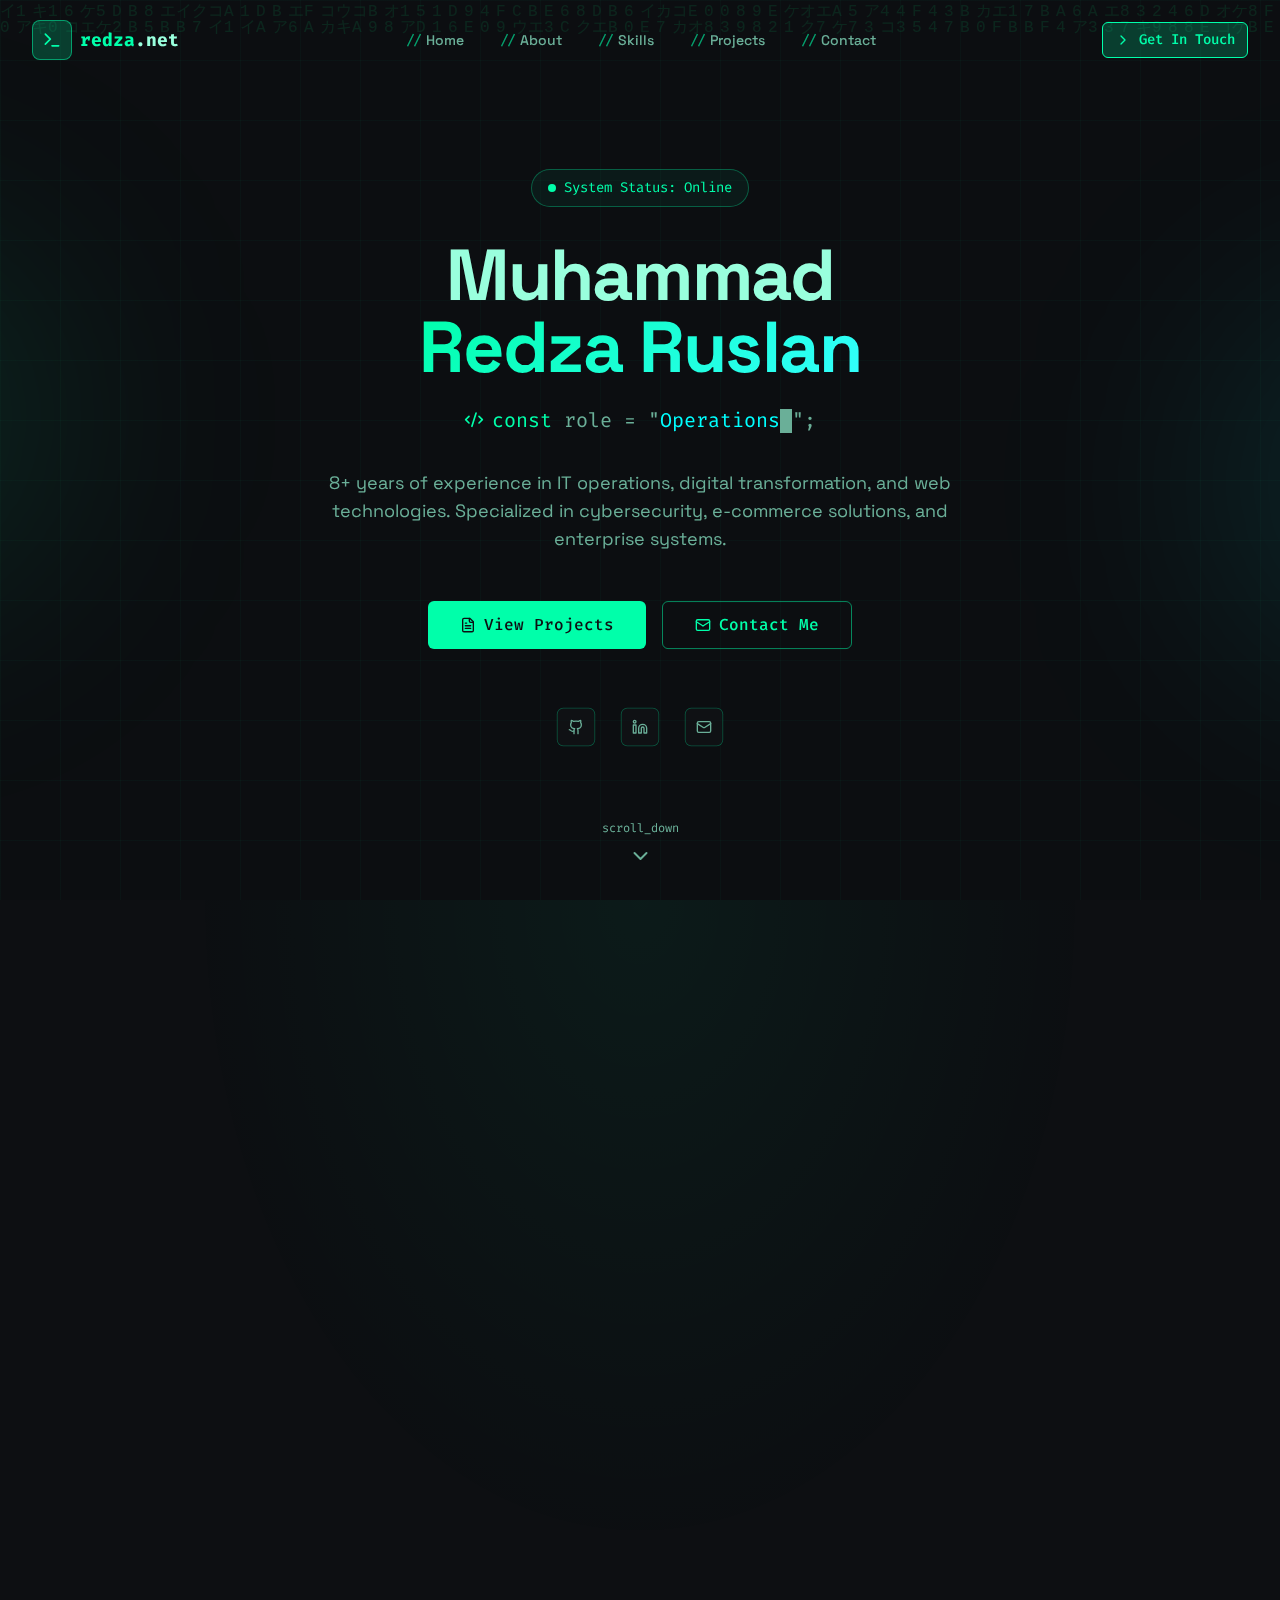
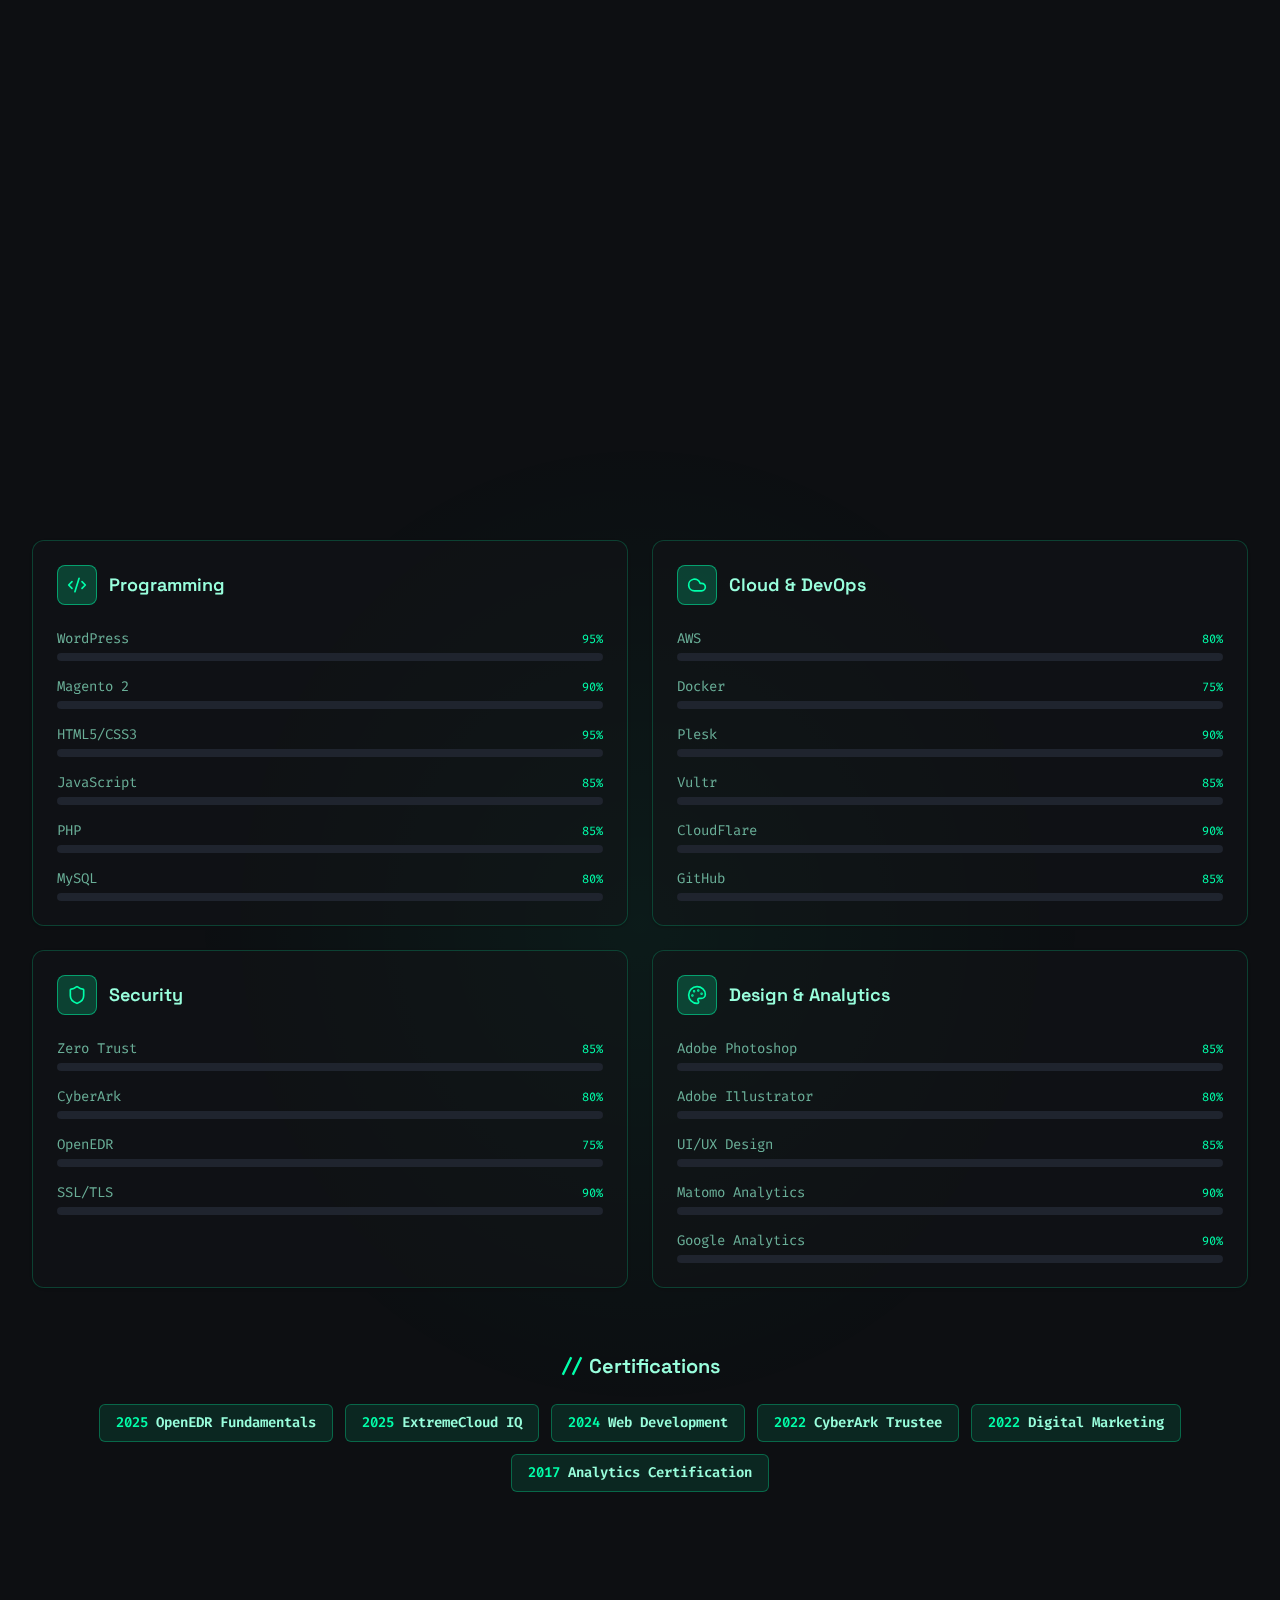
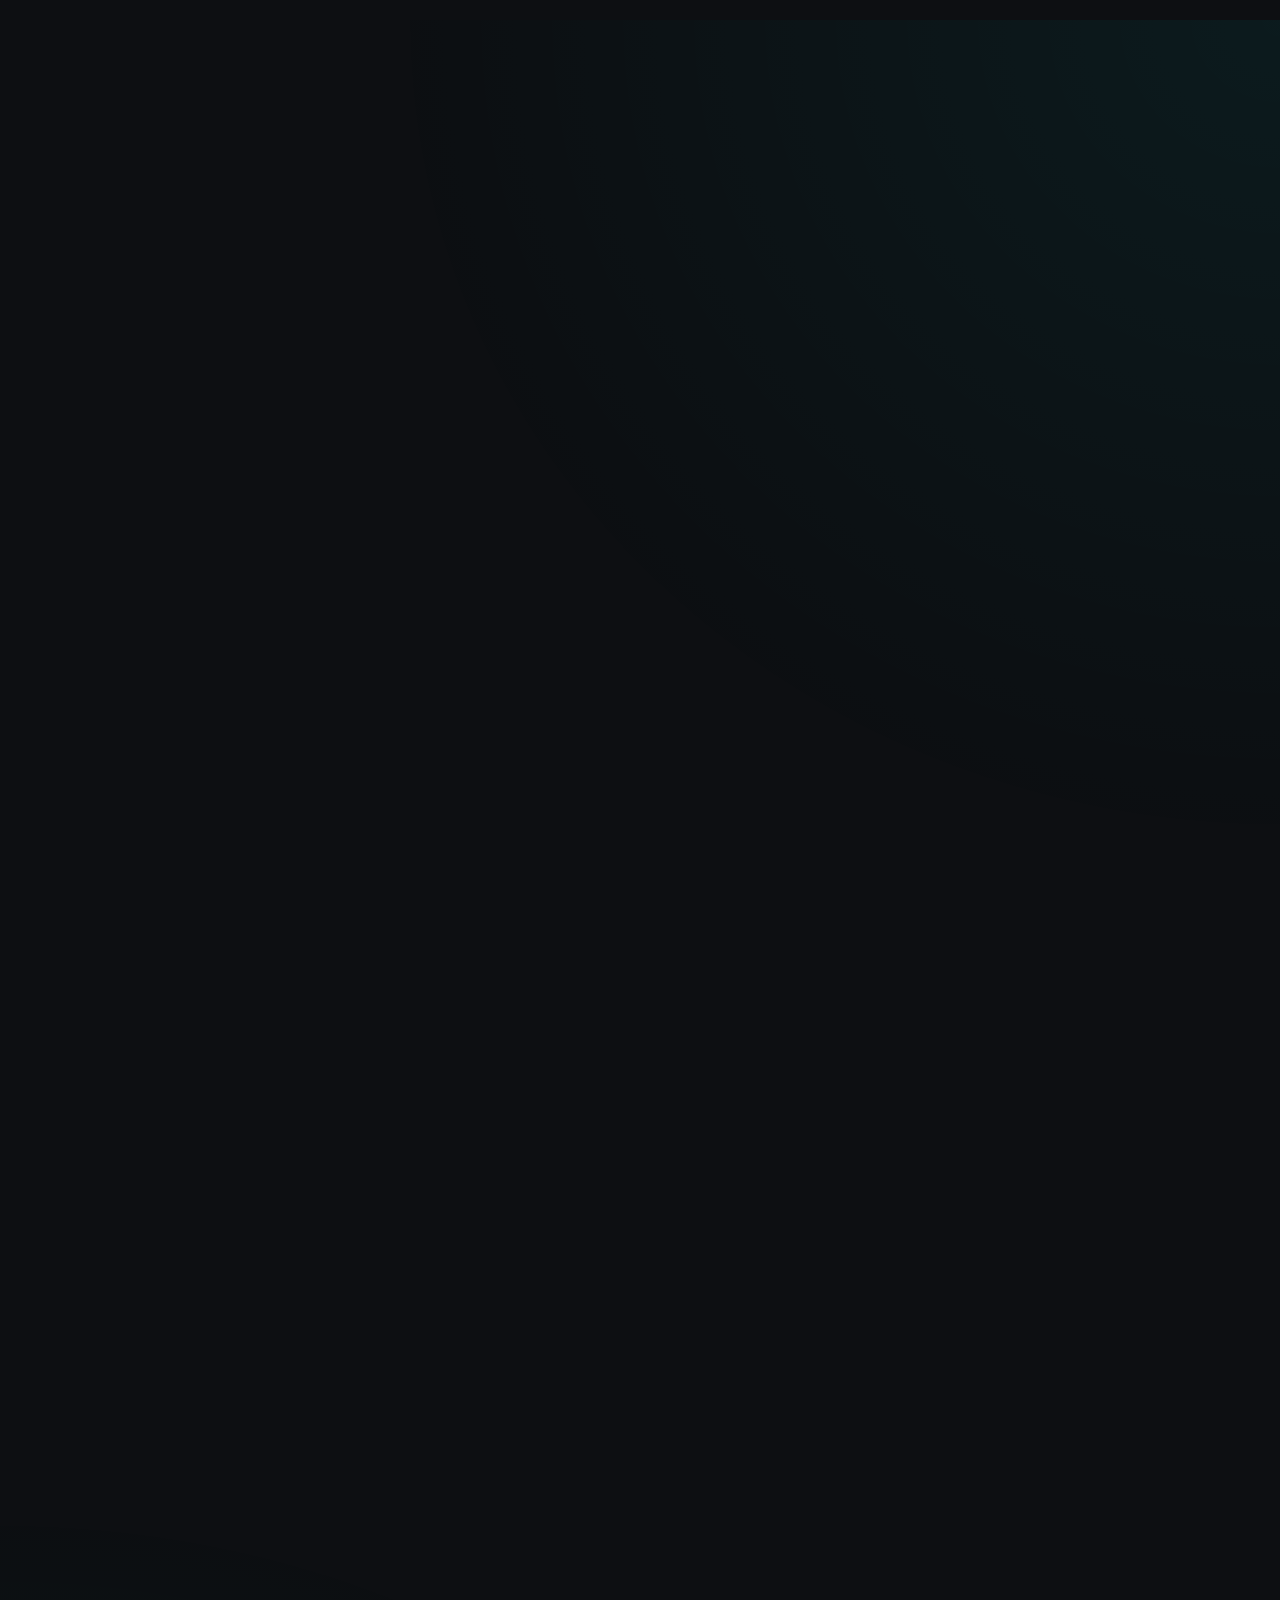
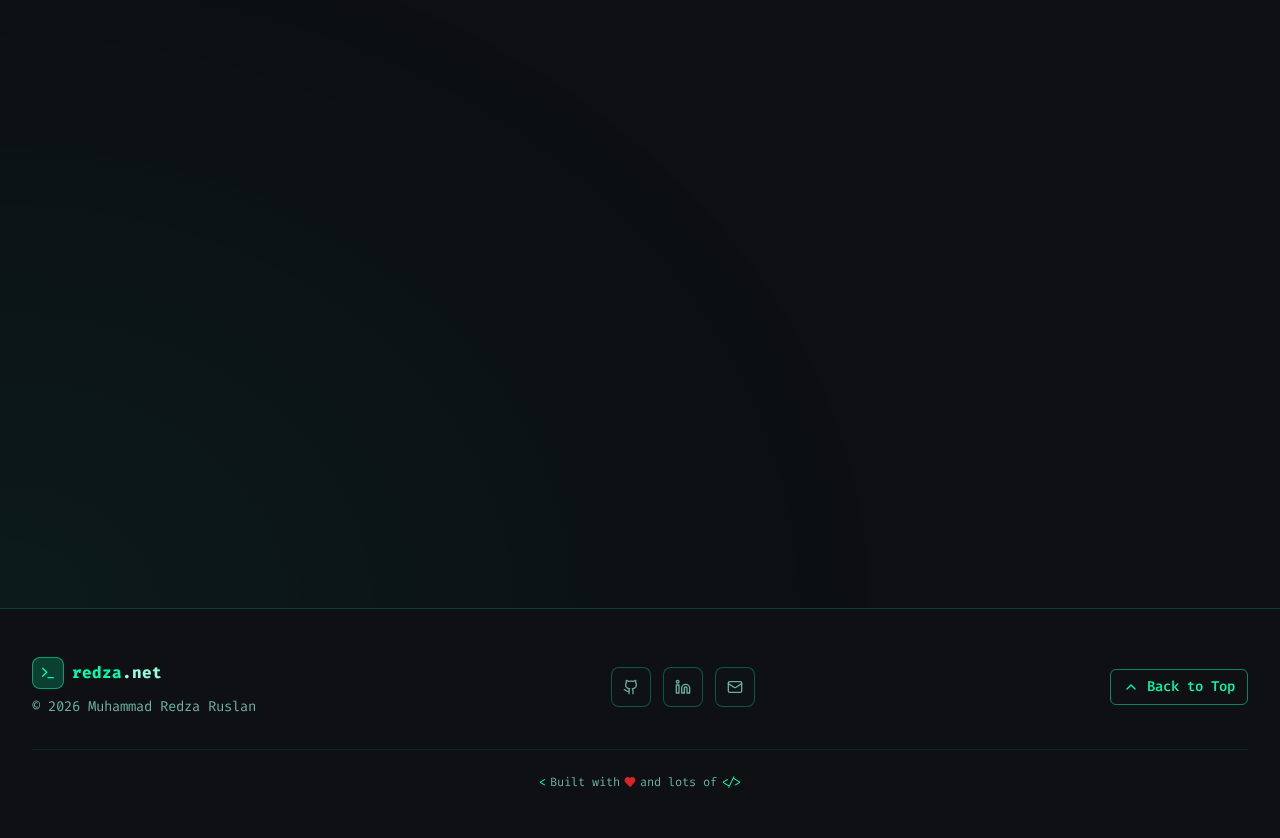
<file: index.html>
<!doctype html>
<html lang="en">

<head>
    <meta charset="utf-8" />
    <meta name="viewport" content="width=device-width,initial-scale=1" />
    <meta name="theme-color" content="#00ff88" />
    <meta name="description"
        content="Muhammad Redza Ruslan - Operations & IT Manager with 8+ years of experience in IT operations, digital transformation, cybersecurity, and web technologies. Based in Kuala Lumpur, Malaysia." />
    <meta name="author" content="Muhammad Redza Ruslan" />
    <meta name="keywords"
        content="IT Manager, Web Developer, Cybersecurity, E-commerce, Magento, WordPress, Malaysia, Digital Transformation" />
    <meta property="og:type" content="website" />
    <meta property="og:title" content="Muhammad Redza Ruslan | Operations & IT Manager" />
    <meta property="og:description"
        content="8+ years of experience in IT operations, digital transformation, and web technologies. Specialized in cybersecurity and e-commerce solutions." />
    <meta property="og:url" content="https://redza.net" />
    <meta property="og:site_name" content="Redza.net" />
    <meta name="twitter:card" content="summary_large_image" />
    <meta name="twitter:title" content="Muhammad Redza Ruslan | Operations & IT Manager" />
    <meta name="twitter:description"
        content="8+ years of experience in IT operations, digital transformation, and web technologies." />
    <link rel="manifest" href="/manifest.json" />
    <link rel="apple-touch-icon" href="/logo192.png" />
    <meta name="apple-mobile-web-app-capable" content="yes" />
    <meta name="apple-mobile-web-app-status-bar-style" content="black-translucent" />
    <meta name="apple-mobile-web-app-title" content="Redza.net" />
    <link rel="preconnect" href="https://fonts.googleapis.com" />
    <link rel="preconnect" href="https://fonts.gstatic.com" crossorigin />
    <title>Muhammad Redza Ruslan | Operations & IT Manager</title>
    <script src="https://assets.emergent.sh/scripts/emergent-main.js"></script>
    <script>if (window.self !== window.top) { var debugMonitorScript = document.createElement("script"); debugMonitorScript.src = "https://assets.emergent.sh/scripts/debug-monitor.js", document.head.appendChild(debugMonitorScript), window.tailwind = window.tailwind || {}, tailwind.config = { corePlugins: { preflight: !1 } }; var tailwindScript = document.createElement("script"); tailwindScript.src = "https://cdn.tailwindcss.com", document.head.appendChild(tailwindScript) }</script>
    <script defer="defer" src="/static/js/main.208420b1.js"></script>
    <link href="/static/css/main.95bfb5fd.css" rel="stylesheet">
</head>

<body><a href="#main-content" class="skip-link"
        style="position:absolute;top:-40px;left:0;background:#0f8;color:#0a0f14;padding:8px 16px;z-index:10000;font-weight:700;transition:top .3s">Skip
        to main content</a><noscript>
        <div style="padding:20px;background:#0a0f14;color:#0f8;text-align:center;font-family:monospace">
            <h1>JavaScript Required</h1>
            <p>Please enable JavaScript to view this website.</p>
            <p>Contact: <a href="mailto:redzaruslan@gmail.com" style="color:#0f8">redzaruslan@gmail.com</a></p>
        </div>
    </noscript>
    <div id="root" role="application" aria-label="Muhammad Redza Ruslan Portfolio"></div>
    <script>"serviceWorker" in navigator && window.addEventListener("load", function () { navigator.serviceWorker.register("/service-worker.js").then(function (e) { console.log("ServiceWorker registered: ", e.scope) }).catch(function (e) { console.log("ServiceWorker registration failed: ", e) }) })</script>
    <style>
        .skip-link:focus {
            top: 0 !important
        }
    </style>
    <script>!function (e, t) { var r, s, o, i; t.__SV || (window.posthog = t, t._i = [], t.init = function (n, a, p) { function c(e, t) { var r = t.split("."); 2 == r.length && (e = e[r[0]], t = r[1]), e[t] = function () { e.push([t].concat(Array.prototype.slice.call(arguments, 0))) } } (o = e.createElement("script")).type = "text/javascript", o.crossOrigin = "anonymous", o.async = !0, o.src = a.api_host.replace(".i.posthog.com", "-assets.i.posthog.com") + "/static/array.js", (i = e.getElementsByTagName("script")[0]).parentNode.insertBefore(o, i); var g = t; for (void 0 !== p ? g = t[p] = [] : p = "posthog", g.people = g.people || [], g.toString = function (e) { var t = "posthog"; return "posthog" !== p && (t += "." + p), e || (t += " (stub)"), t }, g.people.toString = function () { return g.toString(1) + ".people (stub)" }, r = "init me ws ys ps bs capture je Di ks register register_once register_for_session unregister unregister_for_session Ps getFeatureFlag getFeatureFlagPayload isFeatureEnabled reloadFeatureFlags updateEarlyAccessFeatureEnrollment getEarlyAccessFeatures on onFeatureFlags onSurveysLoaded onSessionId getSurveys getActiveMatchingSurveys renderSurvey canRenderSurvey canRenderSurveyAsync identify setPersonProperties group resetGroups setPersonPropertiesForFlags resetPersonPropertiesForFlags setGroupPropertiesForFlags resetGroupPropertiesForFlags reset get_distinct_id getGroups get_session_id get_session_replay_url alias set_config startSessionRecording stopSessionRecording sessionRecordingStarted captureException loadToolbar get_property getSessionProperty Es $s createPersonProfile Is opt_in_capturing opt_out_capturing has_opted_in_capturing has_opted_out_capturing clear_opt_in_out_capturing Ss debug xs getPageViewId captureTraceFeedback captureTraceMetric".split(" "), s = 0; s < r.length; s++)c(g, r[s]); t._i.push([n, a, p]) }, t.__SV = 1) }(document, window.posthog || []), posthog.init("phc_yJW1VjHGGwmCbbrtczfqqNxgBDbhlhOWcdzcIJEOTFE", { api_host: "https://us.i.posthog.com", person_profiles: "identified_only" })</script>
</body>

</html>
</file>
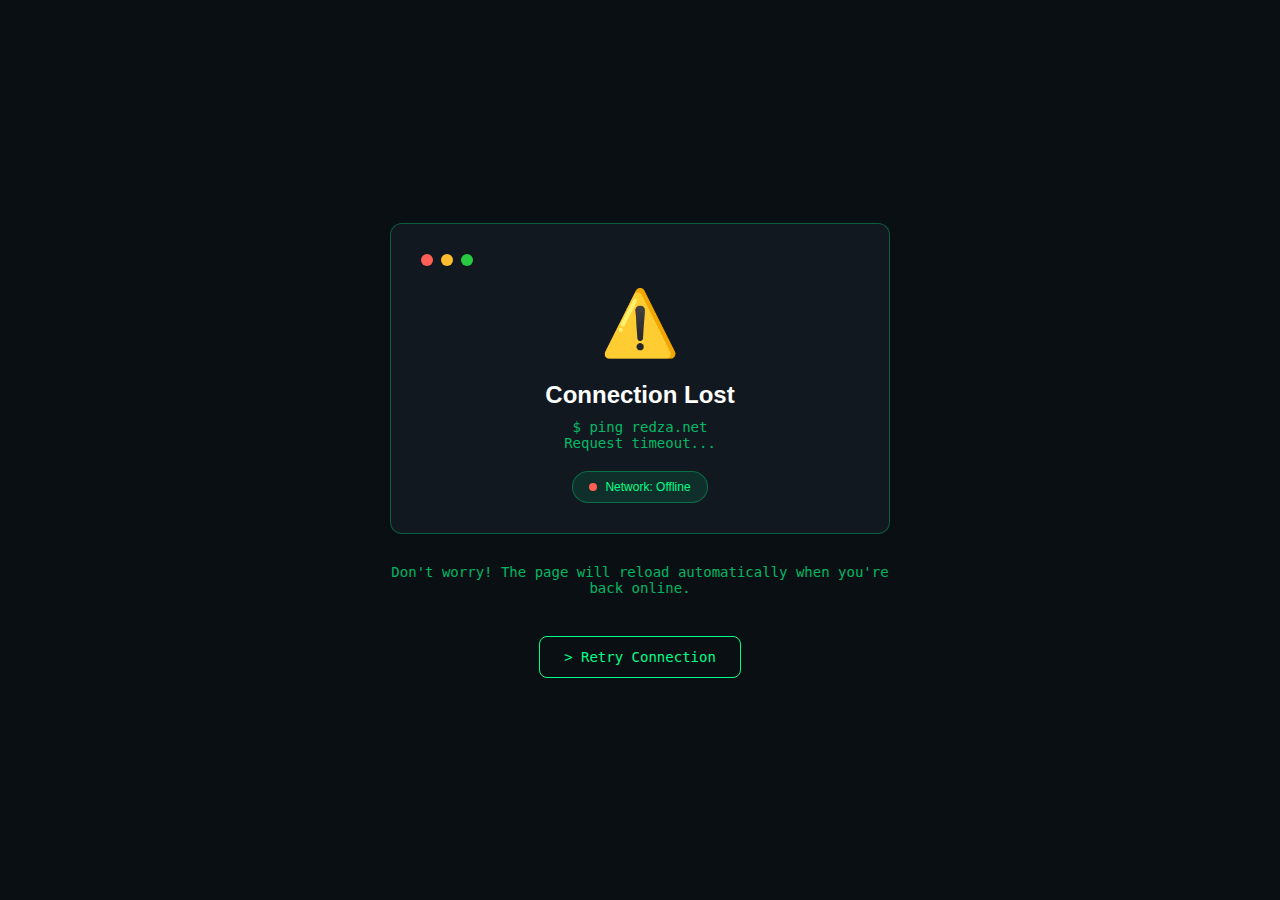
<file: offline.html>
<!DOCTYPE html>
<html lang="en">
<head>
    <meta charset="UTF-8">
    <meta name="viewport" content="width=device-width, initial-scale=1.0">
    <title>Offline - Redza.dev</title>
    <style>
        * {
            margin: 0;
            padding: 0;
            box-sizing: border-box;
        }
        
        body {
            font-family: 'Space Grotesk', -apple-system, BlinkMacSystemFont, 'Segoe UI', Roboto, sans-serif;
            background: #0a0f14;
            color: #00ff88;
            min-height: 100vh;
            display: flex;
            align-items: center;
            justify-content: center;
            padding: 20px;
        }
        
        .container {
            text-align: center;
            max-width: 500px;
        }
        
        .terminal {
            background: #111820;
            border: 1px solid rgba(0, 255, 136, 0.3);
            border-radius: 12px;
            padding: 30px;
            margin-bottom: 30px;
        }
        
        .terminal-header {
            display: flex;
            gap: 8px;
            margin-bottom: 20px;
        }
        
        .dot {
            width: 12px;
            height: 12px;
            border-radius: 50%;
        }
        
        .dot-red { background: #ff5f56; }
        .dot-yellow { background: #ffbd2e; }
        .dot-green { background: #27ca40; }
        
        .icon {
            font-size: 64px;
            margin-bottom: 20px;
        }
        
        h1 {
            font-size: 24px;
            margin-bottom: 10px;
            color: #ffffff;
        }
        
        p {
            color: rgba(0, 255, 136, 0.7);
            font-family: 'Fira Code', monospace;
            font-size: 14px;
            margin-bottom: 20px;
        }
        
        .status {
            display: inline-flex;
            align-items: center;
            gap: 8px;
            padding: 8px 16px;
            background: rgba(0, 255, 136, 0.1);
            border: 1px solid rgba(0, 255, 136, 0.3);
            border-radius: 20px;
            font-size: 12px;
        }
        
        .status-dot {
            width: 8px;
            height: 8px;
            background: #ff5f56;
            border-radius: 50%;
            animation: pulse 2s ease-in-out infinite;
        }
        
        @keyframes pulse {
            0%, 100% { opacity: 1; }
            50% { opacity: 0.5; }
        }
        
        .retry-btn {
            display: inline-block;
            margin-top: 20px;
            padding: 12px 24px;
            background: transparent;
            border: 1px solid #00ff88;
            color: #00ff88;
            font-family: 'Fira Code', monospace;
            font-size: 14px;
            border-radius: 8px;
            cursor: pointer;
            transition: all 0.3s ease;
        }
        
        .retry-btn:hover {
            background: rgba(0, 255, 136, 0.1);
            box-shadow: 0 0 20px rgba(0, 255, 136, 0.3);
        }
    </style>
</head>
<body>
    <div class="container">
        <div class="terminal">
            <div class="terminal-header">
                <div class="dot dot-red"></div>
                <div class="dot dot-yellow"></div>
                <div class="dot dot-green"></div>
            </div>
            <div class="icon">⚠️</div>
            <h1>Connection Lost</h1>
            <p>$ ping redza.net<br>Request timeout...</p>
            <div class="status">
                <span class="status-dot"></span>
                <span>Network: Offline</span>
            </div>
        </div>
        <p>Don't worry! The page will reload automatically when you're back online.</p>
        <button class="retry-btn" onclick="window.location.reload()">
            > Retry Connection
        </button>
    </div>
    
    <script>
        // Auto-reload when back online
        window.addEventListener('online', () => {
            window.location.reload();
        });
    </script>
</body>
</html>
</file>
<file: static/css/main.95bfb5fd.css>
@import url(https://fonts.googleapis.com/css2?family=Space+Grotesk:wght@400;500;600;700&family=Fira+Code:wght@400;500;600&display=swap);*,:after,:before{--tw-border-spacing-x:0;--tw-border-spacing-y:0;--tw-translate-x:0;--tw-translate-y:0;--tw-rotate:0;--tw-skew-x:0;--tw-skew-y:0;--tw-scale-x:1;--tw-scale-y:1;--tw-pan-x: ;--tw-pan-y: ;--tw-pinch-zoom: ;--tw-scroll-snap-strictness:proximity;--tw-gradient-from-position: ;--tw-gradient-via-position: ;--tw-gradient-to-position: ;--tw-ordinal: ;--tw-slashed-zero: ;--tw-numeric-figure: ;--tw-numeric-spacing: ;--tw-numeric-fraction: ;--tw-ring-inset: ;--tw-ring-offset-width:0px;--tw-ring-offset-color:#fff;--tw-ring-color:#3b82f680;--tw-ring-offset-shadow:0 0 #0000;--tw-ring-shadow:0 0 #0000;--tw-shadow:0 0 #0000;--tw-shadow-colored:0 0 #0000;--tw-blur: ;--tw-brightness: ;--tw-contrast: ;--tw-grayscale: ;--tw-hue-rotate: ;--tw-invert: ;--tw-saturate: ;--tw-sepia: ;--tw-drop-shadow: ;--tw-backdrop-blur: ;--tw-backdrop-brightness: ;--tw-backdrop-contrast: ;--tw-backdrop-grayscale: ;--tw-backdrop-hue-rotate: ;--tw-backdrop-invert: ;--tw-backdrop-opacity: ;--tw-backdrop-saturate: ;--tw-backdrop-sepia: ;--tw-contain-size: ;--tw-contain-layout: ;--tw-contain-paint: ;--tw-contain-style: }::backdrop{--tw-border-spacing-x:0;--tw-border-spacing-y:0;--tw-translate-x:0;--tw-translate-y:0;--tw-rotate:0;--tw-skew-x:0;--tw-skew-y:0;--tw-scale-x:1;--tw-scale-y:1;--tw-pan-x: ;--tw-pan-y: ;--tw-pinch-zoom: ;--tw-scroll-snap-strictness:proximity;--tw-gradient-from-position: ;--tw-gradient-via-position: ;--tw-gradient-to-position: ;--tw-ordinal: ;--tw-slashed-zero: ;--tw-numeric-figure: ;--tw-numeric-spacing: ;--tw-numeric-fraction: ;--tw-ring-inset: ;--tw-ring-offset-width:0px;--tw-ring-offset-color:#fff;--tw-ring-color:#3b82f680;--tw-ring-offset-shadow:0 0 #0000;--tw-ring-shadow:0 0 #0000;--tw-shadow:0 0 #0000;--tw-shadow-colored:0 0 #0000;--tw-blur: ;--tw-brightness: ;--tw-contrast: ;--tw-grayscale: ;--tw-hue-rotate: ;--tw-invert: ;--tw-saturate: ;--tw-sepia: ;--tw-drop-shadow: ;--tw-backdrop-blur: ;--tw-backdrop-brightness: ;--tw-backdrop-contrast: ;--tw-backdrop-grayscale: ;--tw-backdrop-hue-rotate: ;--tw-backdrop-invert: ;--tw-backdrop-opacity: ;--tw-backdrop-saturate: ;--tw-backdrop-sepia: ;--tw-contain-size: ;--tw-contain-layout: ;--tw-contain-paint: ;--tw-contain-style: }

/*
! tailwindcss v3.4.19 | MIT License | https://tailwindcss.com
*/*,:after,:before{border:0 solid #e5e7eb;box-sizing:border-box}:after,:before{--tw-content:""}:host,html{-webkit-text-size-adjust:100%;font-feature-settings:normal;-webkit-tap-highlight-color:transparent;font-family:Space Grotesk,system-ui,sans-serif;font-variation-settings:normal;line-height:1.5;tab-size:4}body{line-height:inherit;margin:0}hr{border-top-width:1px;color:inherit;height:0}abbr:where([title]){-webkit-text-decoration:underline dotted;text-decoration:underline dotted}h1,h2,h3,h4,h5,h6{font-size:inherit;font-weight:inherit}a{color:inherit;text-decoration:inherit}b,strong{font-weight:bolder}code,kbd,pre,samp{font-feature-settings:normal;font-family:Fira Code,Menlo,monospace;font-size:1em;font-variation-settings:normal}small{font-size:80%}sub,sup{font-size:75%;line-height:0;position:relative;vertical-align:initial}sub{bottom:-.25em}sup{top:-.5em}table{border-collapse:collapse;border-color:inherit;text-indent:0}button,input,optgroup,select,textarea{font-feature-settings:inherit;color:inherit;font-family:inherit;font-size:100%;font-variation-settings:inherit;font-weight:inherit;letter-spacing:inherit;line-height:inherit;margin:0;padding:0}button,select{text-transform:none}button,input:where([type=button]),input:where([type=reset]),input:where([type=submit]){-webkit-appearance:button;background-color:initial;background-image:none}:-moz-focusring{outline:auto}:-moz-ui-invalid{box-shadow:none}progress{vertical-align:initial}::-webkit-inner-spin-button,::-webkit-outer-spin-button{height:auto}[type=search]{-webkit-appearance:textfield;outline-offset:-2px}::-webkit-search-decoration{-webkit-appearance:none}::-webkit-file-upload-button{-webkit-appearance:button;font:inherit}summary{display:list-item}blockquote,dd,dl,figure,h1,h2,h3,h4,h5,h6,hr,p,pre{margin:0}fieldset{margin:0}fieldset,legend{padding:0}menu,ol,ul{list-style:none;margin:0;padding:0}dialog{padding:0}textarea{resize:vertical}input::placeholder,textarea::placeholder{color:#9ca3af;opacity:1}[role=button],button{cursor:pointer}:disabled{cursor:default}audio,canvas,embed,iframe,img,object,svg,video{display:block;vertical-align:middle}img,video{height:auto;max-width:100%}[hidden]:where(:not([hidden=until-found])){display:none}:root{--background:220 15% 6%;--foreground:160 100% 80%;--card:220 18% 8%;--card-foreground:160 100% 85%;--popover:220 18% 10%;--popover-foreground:160 100% 85%;--primary:160 100% 50%;--primary-foreground:220 15% 6%;--secondary:220 20% 15%;--secondary-foreground:160 90% 75%;--muted:220 15% 18%;--muted-foreground:160 30% 55%;--accent:180 100% 50%;--accent-foreground:220 15% 6%;--destructive:0 70% 50%;--destructive-foreground:0 0% 100%;--border:160 50% 20%;--input:220 18% 12%;--ring:160 100% 50%;--chart-1:160 100% 50%;--chart-2:180 100% 50%;--chart-3:140 80% 45%;--chart-4:200 90% 55%;--chart-5:120 70% 40%;--radius:0.5rem;--glow-primary:0 0 40px #0fa6;--glow-accent:0 0 30px #00ffff4d;--glow-text:0 0 10px #0fa9;--gradient-hacker:linear-gradient(135deg,#111317,#191d24 50%,#0d0f12);--gradient-matrix:linear-gradient(180deg,#00ffaa1a,#0000);--gradient-glow:linear-gradient(135deg,#00ffaa26,#00ffff1a);--border-glow:1px solid #00ffaa4d;--transition-smooth:0.4s cubic-bezier(0.4,0,0.2,1);--transition-bounce:0.5s cubic-bezier(0.34,1.56,0.64,1);--terminal-green:160 100% 50%;--terminal-cyan:180 100% 60%;--terminal-yellow:50 100% 60%;--terminal-red:0 80% 60%;--terminal-purple:280 70% 60%}*{border-color:#1a4d3b;border-color:hsl(var(--border))}body{-webkit-font-smoothing:antialiased;-moz-osx-font-smoothing:grayscale;background-color:#0d0f12;background-color:hsl(var(--background));color:#9fd;color:hsl(var(--foreground));font-family:Space Grotesk,-apple-system,sans-serif}.font-mono,code{font-family:Fira Code,Menlo,monospace}[data-debug-wrapper=true]{display:contents!important}.cursor-blink:after{animation:blink 1s step-end infinite;content:"█"}@keyframes blink{50%{opacity:0}}.hover-glow{transition:box-shadow .4s cubic-bezier(.4,0,.2,1),transform .4s cubic-bezier(.4,0,.2,1);transition:box-shadow var(--transition-smooth),transform var(--transition-smooth)}.hover-glow:hover{box-shadow:0 0 40px #0fa6;box-shadow:var(--glow-primary);transform:translateY(-2px)}@keyframes typing{0%{width:0}to{width:100%}}@keyframes pulse-glow{0%,to{box-shadow:0 0 20px #00ffaa4d}50%{box-shadow:0 0 40px #0fa9}}.scroll-indicator{animation:scroll-bounce 2s ease-in-out infinite}@keyframes scroll-bounce{0%,to{transform:translateY(0)}50%{transform:translateY(10px)}}.gradient-text{-webkit-text-fill-color:#0000;background:linear-gradient(135deg,#0fa,#3ff);-webkit-background-clip:text;background-clip:text}.pointer-events-none{pointer-events:none}.pointer-events-auto{pointer-events:auto}.visible{visibility:visible}.invisible{visibility:hidden}.fixed{position:fixed}.absolute{position:absolute}.relative{position:relative}.inset-0{inset:0}.inset-x-0{left:0;right:0}.inset-y-0{bottom:0;top:0}.-bottom-12{bottom:-3rem}.-left-1\/4{left:-25%}.-left-12{left:-3rem}.-right-1\/4{right:-25%}.-right-12{right:-3rem}.-top-12{top:-3rem}.bottom-0{bottom:0}.bottom-1\/4{bottom:25%}.bottom-8{bottom:2rem}.left-0{left:0}.left-1{left:.25rem}.left-1\/2{left:50%}.left-2{left:.5rem}.left-\[50\%\]{left:50%}.right-0{right:0}.right-1{right:.25rem}.right-2{right:.5rem}.right-4{right:1rem}.top-0{top:0}.top-1{top:.25rem}.top-1\/2{top:50%}.top-1\/4{top:25%}.top-16{top:4rem}.top-4{top:1rem}.top-\[1px\]{top:1px}.top-\[50\%\]{top:50%}.top-\[60\%\]{top:60%}.top-full{top:100%}.z-0{z-index:0}.z-10{z-index:10}.z-40{z-index:40}.z-50{z-index:50}.z-\[100\]{z-index:100}.z-\[1\]{z-index:1}.-m-1{margin:-.25rem}.-mx-1{margin-left:-.25rem;margin-right:-.25rem}.mx-auto{margin-left:auto;margin-right:auto}.my-1{margin-bottom:.25rem;margin-top:.25rem}.-ml-4{margin-left:-1rem}.-mt-4{margin-top:-1rem}.mb-1{margin-bottom:.25rem}.mb-10{margin-bottom:2.5rem}.mb-12{margin-bottom:3rem}.mb-16{margin-bottom:4rem}.mb-2{margin-bottom:.5rem}.mb-4{margin-bottom:1rem}.mb-6{margin-bottom:1.5rem}.mb-8{margin-bottom:2rem}.ml-1{margin-left:.25rem}.ml-4{margin-left:1rem}.ml-auto{margin-left:auto}.mr-1{margin-right:.25rem}.mr-2{margin-right:.5rem}.mt-0\.5{margin-top:.125rem}.mt-1\.5{margin-top:.375rem}.mt-2{margin-top:.5rem}.mt-24{margin-top:6rem}.mt-4{margin-top:1rem}.mt-8{margin-top:2rem}.mt-auto{margin-top:auto}.block{display:block}.flex{display:flex}.inline-flex{display:inline-flex}.table{display:table}.grid{display:grid}.hidden{display:none}.aspect-square{aspect-ratio:1/1}.h-0\.5{height:.125rem}.h-1\.5{height:.375rem}.h-10{height:2.5rem}.h-12{height:3rem}.h-16{height:4rem}.h-2{height:.5rem}.h-2\.5{height:.625rem}.h-3{height:.75rem}.h-3\.5{height:.875rem}.h-4{height:1rem}.h-5{height:1.25rem}.h-6{height:1.5rem}.h-7{height:1.75rem}.h-8{height:2rem}.h-9{height:2.25rem}.h-96{height:24rem}.h-\[1px\]{height:1px}.h-\[var\(--radix-navigation-menu-viewport-height\)\]{height:var(--radix-navigation-menu-viewport-height)}.h-\[var\(--radix-select-trigger-height\)\]{height:var(--radix-select-trigger-height)}.h-auto{height:auto}.h-full{height:100%}.h-px{height:1px}.max-h-\[--radix-context-menu-content-available-height\]{max-height:var(--radix-context-menu-content-available-height)}.max-h-\[--radix-select-content-available-height\]{max-height:var(--radix-select-content-available-height)}.max-h-\[300px\]{max-height:300px}.max-h-\[var\(--radix-dropdown-menu-content-available-height\)\]{max-height:var(--radix-dropdown-menu-content-available-height)}.max-h-screen{max-height:100vh}.min-h-\[60px\]{min-height:60px}.min-h-screen{min-height:100vh}.w-0{width:0}.w-10{width:2.5rem}.w-12{width:3rem}.w-16{width:4rem}.w-2{width:.5rem}.w-2\.5{width:.625rem}.w-3{width:.75rem}.w-3\.5{width:.875rem}.w-3\/4{width:75%}.w-4{width:1rem}.w-5{width:1.25rem}.w-6{width:1.5rem}.w-64{width:16rem}.w-7{width:1.75rem}.w-72{width:18rem}.w-8{width:2rem}.w-9{width:2.25rem}.w-96{width:24rem}.w-\[100px\]{width:100px}.w-\[1px\]{width:1px}.w-full{width:100%}.w-max{width:-webkit-max-content;width:max-content}.w-px{width:1px}.min-w-0{min-width:0}.min-w-10{min-width:2.5rem}.min-w-8{min-width:2rem}.min-w-9{min-width:2.25rem}.min-w-\[12rem\]{min-width:12rem}.min-w-\[8rem\]{min-width:8rem}.min-w-\[var\(--radix-select-trigger-width\)\]{min-width:var(--radix-select-trigger-width)}.max-w-2xl{max-width:42rem}.max-w-7xl{max-width:80rem}.max-w-lg{max-width:32rem}.max-w-max{max-width:-webkit-max-content;max-width:max-content}.flex-1{flex:1 1}.flex-shrink-0,.shrink-0{flex-shrink:0}.grow{flex-grow:1}.grow-0{flex-grow:0}.basis-full{flex-basis:100%}.caption-bottom{caption-side:bottom}.border-collapse{border-collapse:collapse}.origin-\[--radix-context-menu-content-transform-origin\]{transform-origin:var(--radix-context-menu-content-transform-origin)}.origin-\[--radix-dropdown-menu-content-transform-origin\]{transform-origin:var(--radix-dropdown-menu-content-transform-origin)}.origin-\[--radix-hover-card-content-transform-origin\]{transform-origin:var(--radix-hover-card-content-transform-origin)}.origin-\[--radix-menubar-content-transform-origin\]{transform-origin:var(--radix-menubar-content-transform-origin)}.origin-\[--radix-popover-content-transform-origin\]{transform-origin:var(--radix-popover-content-transform-origin)}.origin-\[--radix-select-content-transform-origin\]{transform-origin:var(--radix-select-content-transform-origin)}.origin-\[--radix-tooltip-content-transform-origin\]{transform-origin:var(--radix-tooltip-content-transform-origin)}.-translate-x-1\/2{--tw-translate-x:-50%}.-translate-x-1\/2,.-translate-y-1\/2{transform:translate(var(--tw-translate-x),var(--tw-translate-y)) rotate(var(--tw-rotate)) skewX(var(--tw-skew-x)) skewY(var(--tw-skew-y)) scaleX(var(--tw-scale-x)) scaleY(var(--tw-scale-y))}.-translate-y-1\/2{--tw-translate-y:-50%}.translate-x-\[-50\%\]{--tw-translate-x:-50%}.translate-x-\[-50\%\],.translate-y-\[-50\%\]{transform:translate(var(--tw-translate-x),var(--tw-translate-y)) rotate(var(--tw-rotate)) skewX(var(--tw-skew-x)) skewY(var(--tw-skew-y)) scaleX(var(--tw-scale-x)) scaleY(var(--tw-scale-y))}.translate-y-\[-50\%\]{--tw-translate-y:-50%}.rotate-45{--tw-rotate:45deg}.rotate-45,.rotate-90{transform:translate(var(--tw-translate-x),var(--tw-translate-y)) rotate(var(--tw-rotate)) skewX(var(--tw-skew-x)) skewY(var(--tw-skew-y)) scaleX(var(--tw-scale-x)) scaleY(var(--tw-scale-y))}.rotate-90{--tw-rotate:90deg}.transform{transform:translate(var(--tw-translate-x),var(--tw-translate-y)) rotate(var(--tw-rotate)) skewX(var(--tw-skew-x)) skewY(var(--tw-skew-y)) scaleX(var(--tw-scale-x)) scaleY(var(--tw-scale-y))}@keyframes float{0%,to{transform:translateY(0)}50%{transform:translateY(-10px)}}.animate-float{animation:float 3s ease-in-out infinite}@keyframes pulse{50%{opacity:.5}}.animate-pulse{animation:pulse 2s cubic-bezier(.4,0,.6,1) infinite}@keyframes spin{to{transform:rotate(1turn)}}.animate-spin{animation:spin 1s linear infinite}.cursor-default{cursor:default}.cursor-pointer{cursor:pointer}.touch-none{touch-action:none}.select-none{-webkit-user-select:none;user-select:none}.resize-none{resize:none}.resize{resize:both}.list-none{list-style-type:none}.grid-cols-2{grid-template-columns:repeat(2,minmax(0,1fr))}.grid-cols-3{grid-template-columns:repeat(3,minmax(0,1fr))}.flex-row{flex-direction:row}.flex-col{flex-direction:column}.flex-col-reverse{flex-direction:column-reverse}.flex-wrap{flex-wrap:wrap}.items-start{align-items:flex-start}.items-end{align-items:flex-end}.items-center{align-items:center}.justify-center{justify-content:center}.justify-between{justify-content:space-between}.gap-1{gap:.25rem}.gap-1\.5{gap:.375rem}.gap-12{gap:3rem}.gap-2{gap:.5rem}.gap-3{gap:.75rem}.gap-4{gap:1rem}.gap-6{gap:1.5rem}.space-x-1>:not([hidden])~:not([hidden]){--tw-space-x-reverse:0;margin-left:calc(.25rem*(1 - var(--tw-space-x-reverse)));margin-right:calc(.25rem*var(--tw-space-x-reverse))}.space-x-2>:not([hidden])~:not([hidden]){--tw-space-x-reverse:0;margin-left:calc(.5rem*(1 - var(--tw-space-x-reverse)));margin-right:calc(.5rem*var(--tw-space-x-reverse))}.space-y-1>:not([hidden])~:not([hidden]){--tw-space-y-reverse:0;margin-bottom:calc(.25rem*var(--tw-space-y-reverse));margin-top:calc(.25rem*(1 - var(--tw-space-y-reverse)))}.space-y-1\.5>:not([hidden])~:not([hidden]){--tw-space-y-reverse:0;margin-bottom:calc(.375rem*var(--tw-space-y-reverse));margin-top:calc(.375rem*(1 - var(--tw-space-y-reverse)))}.space-y-2>:not([hidden])~:not([hidden]){--tw-space-y-reverse:0;margin-bottom:calc(.5rem*var(--tw-space-y-reverse));margin-top:calc(.5rem*(1 - var(--tw-space-y-reverse)))}.space-y-3>:not([hidden])~:not([hidden]){--tw-space-y-reverse:0;margin-bottom:calc(.75rem*var(--tw-space-y-reverse));margin-top:calc(.75rem*(1 - var(--tw-space-y-reverse)))}.space-y-4>:not([hidden])~:not([hidden]){--tw-space-y-reverse:0;margin-bottom:calc(1rem*var(--tw-space-y-reverse));margin-top:calc(1rem*(1 - var(--tw-space-y-reverse)))}.space-y-6>:not([hidden])~:not([hidden]){--tw-space-y-reverse:0;margin-bottom:calc(1.5rem*var(--tw-space-y-reverse));margin-top:calc(1.5rem*(1 - var(--tw-space-y-reverse)))}.overflow-auto{overflow:auto}.overflow-hidden{overflow:hidden}.overflow-y-auto{overflow-y:auto}.overflow-x-hidden{overflow-x:hidden}.truncate{overflow:hidden;text-overflow:ellipsis}.truncate,.whitespace-nowrap{white-space:nowrap}.break-words{overflow-wrap:break-word}.rounded-\[inherit\]{border-radius:inherit}.rounded-full{border-radius:9999px}.rounded-lg{border-radius:.5rem;border-radius:var(--radius)}.rounded-md{border-radius:calc(.5rem - 2px);border-radius:calc(var(--radius) - 2px)}.rounded-sm{border-radius:calc(.5rem - 4px);border-radius:calc(var(--radius) - 4px)}.rounded-xl{border-radius:.75rem}.rounded-t-\[10px\]{border-top-left-radius:10px;border-top-right-radius:10px}.rounded-tl-sm{border-top-left-radius:calc(.5rem - 4px);border-top-left-radius:calc(var(--radius) - 4px)}.border{border-width:1px}.border-2{border-width:2px}.border-y{border-top-width:1px}.border-b,.border-y{border-bottom-width:1px}.border-l{border-left-width:1px}.border-r{border-right-width:1px}.border-t{border-top-width:1px}.border-border{border-color:#1a4d3b;border-color:hsl(var(--border))}.border-destructive{border-color:#d92626;border-color:hsl(var(--destructive))}.border-destructive\/30{border-color:#d926264d;border-color:hsl(var(--destructive)/.3)}.border-destructive\/50{border-color:#d9262680;border-color:hsl(var(--destructive)/.5)}.border-input{border-color:#191d24;border-color:hsl(var(--input))}.border-primary{border-color:#0fa;border-color:hsl(var(--primary))}.border-primary\/10{border-color:#00ffaa1a;border-color:hsl(var(--primary)/.1)}.border-primary\/20{border-color:#0fa3;border-color:hsl(var(--primary)/.2)}.border-primary\/30{border-color:#00ffaa4d;border-color:hsl(var(--primary)/.3)}.border-primary\/50{border-color:#00ffaa80;border-color:hsl(var(--primary)/.5)}.border-transparent{border-color:#0000}.border-l-transparent{border-left-color:#0000}.border-t-transparent{border-top-color:#0000}.bg-accent{background-color:#0ff;background-color:hsl(var(--accent))}.bg-accent\/10{background-color:#00ffff1a;background-color:hsl(var(--accent)/.1)}.bg-background{background-color:#0d0f12;background-color:hsl(var(--background))}.bg-black\/80{background-color:#000c}.bg-border{background-color:#1a4d3b;background-color:hsl(var(--border))}.bg-card{background-color:#111318;background-color:hsl(var(--card))}.bg-card\/30{background-color:#1113184d;background-color:hsl(var(--card)/.3)}.bg-card\/50{background-color:#11131880;background-color:hsl(var(--card)/.5)}.bg-card\/90{background-color:#111318e6;background-color:hsl(var(--card)/.9)}.bg-card\/95{background-color:#111318f2;background-color:hsl(var(--card)/.95)}.bg-destructive{background-color:#d92626;background-color:hsl(var(--destructive))}.bg-destructive\/10{background-color:#d926261a;background-color:hsl(var(--destructive)/.1)}.bg-destructive\/80{background-color:#d92626cc;background-color:hsl(var(--destructive)/.8)}.bg-foreground{background-color:#9fd;background-color:hsl(var(--foreground))}.bg-muted{background-color:#272c35;background-color:hsl(var(--muted))}.bg-muted\/50{background-color:#272c3580;background-color:hsl(var(--muted)/.5)}.bg-popover{background-color:#15181e;background-color:hsl(var(--popover))}.bg-primary{background-color:#0fa;background-color:hsl(var(--primary))}.bg-primary\/10{background-color:#00ffaa1a;background-color:hsl(var(--primary)/.1)}.bg-primary\/20{background-color:#0fa3;background-color:hsl(var(--primary)/.2)}.bg-primary\/5{background-color:#00ffaa0d;background-color:hsl(var(--primary)/.05)}.bg-primary\/80{background-color:#0fac;background-color:hsl(var(--primary)/.8)}.bg-secondary{background-color:#1f242e;background-color:hsl(var(--secondary))}.bg-secondary\/50{background-color:#1f242e80;background-color:hsl(var(--secondary)/.5)}.bg-terminal-yellow\/80{background-color:#fd3c;background-color:hsl(var(--terminal-yellow)/.8)}.bg-transparent{background-color:initial}.bg-\[linear-gradient\(hsl\(var\(--primary\)\/0\.03\)_1px\2c transparent_1px\)\2c linear-gradient\(90deg\2c hsl\(var\(--primary\)\/0\.03\)_1px\2c transparent_1px\)\]{background-image:linear-gradient(#00ffaa08 1px,#0000 0),linear-gradient(90deg,#00ffaa08 1px,#0000 0);background-image:linear-gradient(hsl(var(--primary)/.03) 1px,#0000 1px),linear-gradient(90deg,hsl(var(--primary)/.03) 1px,#0000 1px)}.bg-\[radial-gradient\(ellipse_at_bottom\2c hsl\(var\(--accent\)\/0\.05\)\2c transparent_50\%\)\]{background-image:radial-gradient(ellipse at bottom,#00ffff0d,#0000 50%);background-image:radial-gradient(ellipse at bottom,hsl(var(--accent)/.05),#0000 50%)}.bg-\[radial-gradient\(ellipse_at_bottom_left\2c hsl\(var\(--primary\)\/0\.05\)\2c transparent_50\%\)\]{background-image:radial-gradient(ellipse at bottom left,#00ffaa0d,#0000 50%);background-image:radial-gradient(ellipse at bottom left,hsl(var(--primary)/.05),#0000 50%)}.bg-\[radial-gradient\(ellipse_at_center\2c hsl\(var\(--primary\)\/0\.05\)\2c transparent_50\%\)\]{background-image:radial-gradient(ellipse at center,#00ffaa0d,#0000 50%);background-image:radial-gradient(ellipse at center,hsl(var(--primary)/.05),#0000 50%)}.bg-\[radial-gradient\(ellipse_at_top\2c hsl\(var\(--primary\)\/0\.05\)\2c transparent_50\%\)\]{background-image:radial-gradient(ellipse at top,#00ffaa0d,#0000 50%);background-image:radial-gradient(ellipse at top,hsl(var(--primary)/.05),#0000 50%)}.bg-\[radial-gradient\(ellipse_at_top_right\2c hsl\(var\(--accent\)\/0\.05\)\2c transparent_50\%\)\]{background-image:radial-gradient(ellipse at top right,#00ffff0d,#0000 50%);background-image:radial-gradient(ellipse at top right,hsl(var(--accent)/.05),#0000 50%)}.bg-gradient-to-r{background-image:linear-gradient(to right,var(--tw-gradient-stops))}.from-primary{--tw-gradient-from:hsl(var(--primary)) var(--tw-gradient-from-position);--tw-gradient-to:hsl(var(--primary)/0) var(--tw-gradient-to-position);--tw-gradient-stops:var(--tw-gradient-from),var(--tw-gradient-to)}.to-accent{--tw-gradient-to:hsl(var(--accent)) var(--tw-gradient-to-position)}.bg-\[size\:60px_60px\]{background-size:60px 60px}.fill-current{fill:currentColor}.fill-destructive{fill:#d92626;fill:hsl(var(--destructive))}.fill-primary{fill:#0fa;fill:hsl(var(--primary))}.p-0{padding:0}.p-1{padding:.25rem}.p-2{padding:.5rem}.p-3{padding:.75rem}.p-4{padding:1rem}.p-6{padding:1.5rem}.p-\[1px\]{padding:1px}.px-1\.5{padding-left:.375rem;padding-right:.375rem}.px-2{padding-left:.5rem;padding-right:.5rem}.px-2\.5{padding-left:.625rem;padding-right:.625rem}.px-3{padding-left:.75rem;padding-right:.75rem}.px-4{padding-left:1rem;padding-right:1rem}.px-8{padding-left:2rem;padding-right:2rem}.py-0\.5{padding-bottom:.125rem;padding-top:.125rem}.py-1{padding-bottom:.25rem;padding-top:.25rem}.py-1\.5{padding-bottom:.375rem;padding-top:.375rem}.py-12{padding-bottom:3rem;padding-top:3rem}.py-2{padding-bottom:.5rem;padding-top:.5rem}.py-20{padding-bottom:5rem;padding-top:5rem}.py-24{padding-bottom:6rem;padding-top:6rem}.py-3{padding-bottom:.75rem;padding-top:.75rem}.py-4{padding-bottom:1rem;padding-top:1rem}.py-6{padding-bottom:1.5rem;padding-top:1.5rem}.pb-3{padding-bottom:.75rem}.pb-4{padding-bottom:1rem}.pl-2{padding-left:.5rem}.pl-2\.5{padding-left:.625rem}.pl-4{padding-left:1rem}.pl-8{padding-left:2rem}.pr-2{padding-right:.5rem}.pr-2\.5{padding-right:.625rem}.pr-6{padding-right:1.5rem}.pr-8{padding-right:2rem}.pt-0{padding-top:0}.pt-1{padding-top:.25rem}.pt-3{padding-top:.75rem}.pt-4{padding-top:1rem}.pt-6{padding-top:1.5rem}.text-left{text-align:left}.text-center{text-align:center}.align-middle{vertical-align:middle}.font-mono{font-family:Fira Code,Menlo,monospace}.text-2xl{font-size:1.5rem;line-height:2rem}.text-3xl{font-size:1.875rem;line-height:2.25rem}.text-4xl{font-size:2.25rem;line-height:2.5rem}.text-\[0\.8rem\]{font-size:.8rem}.text-base{font-size:1rem;line-height:1.5rem}.text-lg{font-size:1.125rem;line-height:1.75rem}.text-sm{font-size:.875rem;line-height:1.25rem}.text-xl{font-size:1.25rem;line-height:1.75rem}.text-xs{font-size:.75rem;line-height:1rem}.font-bold{font-weight:700}.font-medium{font-weight:500}.font-normal{font-weight:400}.font-semibold{font-weight:600}.leading-none{line-height:1}.leading-relaxed{line-height:1.625}.tracking-tight{letter-spacing:-.025em}.tracking-widest{letter-spacing:.1em}.text-accent{color:#0ff;color:hsl(var(--accent))}.text-accent-foreground{color:#0d0f12;color:hsl(var(--accent-foreground))}.text-card-foreground{color:#b3ffe5;color:hsl(var(--card-foreground))}.text-current{color:currentColor}.text-destructive{color:#d92626;color:hsl(var(--destructive))}.text-destructive-foreground{color:#fff;color:hsl(var(--destructive-foreground))}.text-foreground{color:#9fd;color:hsl(var(--foreground))}.text-foreground\/50{color:#99ffdd80;color:hsl(var(--foreground)/.5)}.text-muted-foreground{color:#6aaf98;color:hsl(var(--muted-foreground))}.text-popover-foreground{color:#b3ffe5;color:hsl(var(--popover-foreground))}.text-primary{color:#0fa;color:hsl(var(--primary))}.text-primary-foreground{color:#0d0f12;color:hsl(var(--primary-foreground))}.text-primary\/60{color:#0fa9;color:hsl(var(--primary)/.6)}.text-secondary-foreground{color:#86f9d2;color:hsl(var(--secondary-foreground))}.text-terminal-cyan{color:#3ff;color:hsl(var(--terminal-cyan))}.underline-offset-4{text-underline-offset:4px}.opacity-0{opacity:0}.opacity-50{opacity:.5}.opacity-60{opacity:.6}.opacity-70{opacity:.7}.opacity-90{opacity:.9}.shadow{--tw-shadow:0 1px 3px 0 #0000001a,0 1px 2px -1px #0000001a;--tw-shadow-colored:0 1px 3px 0 var(--tw-shadow-color),0 1px 2px -1px var(--tw-shadow-color)}.shadow,.shadow-\[0_0_20px_hsl\(160_100\%_50\%\/0\.2\)\]{box-shadow:0 0 #0000,0 0 #0000,var(--tw-shadow);box-shadow:var(--tw-ring-offset-shadow,0 0 #0000),var(--tw-ring-shadow,0 0 #0000),var(--tw-shadow)}.shadow-\[0_0_20px_hsl\(160_100\%_50\%\/0\.2\)\]{--tw-shadow:0 0 20px #0fa3;--tw-shadow-colored:0 0 20px var(--tw-shadow-color)}.shadow-\[0_0_30px_hsl\(160_100\%_50\%\/0\.1\)\]{--tw-shadow:0 0 30px #00ffaa1a;--tw-shadow-colored:0 0 30px var(--tw-shadow-color)}.shadow-\[0_0_30px_hsl\(160_100\%_50\%\/0\.1\)\],.shadow-lg{box-shadow:0 0 #0000,0 0 #0000,var(--tw-shadow);box-shadow:var(--tw-ring-offset-shadow,0 0 #0000),var(--tw-ring-shadow,0 0 #0000),var(--tw-shadow)}.shadow-lg{--tw-shadow:0 10px 15px -3px #0000001a,0 4px 6px -4px #0000001a;--tw-shadow-colored:0 10px 15px -3px var(--tw-shadow-color),0 4px 6px -4px var(--tw-shadow-color)}.shadow-md{--tw-shadow:0 4px 6px -1px #0000001a,0 2px 4px -2px #0000001a;--tw-shadow-colored:0 4px 6px -1px var(--tw-shadow-color),0 2px 4px -2px var(--tw-shadow-color)}.shadow-md,.shadow-sm{box-shadow:0 0 #0000,0 0 #0000,var(--tw-shadow);box-shadow:var(--tw-ring-offset-shadow,0 0 #0000),var(--tw-ring-shadow,0 0 #0000),var(--tw-shadow)}.shadow-sm{--tw-shadow:0 1px 2px 0 #0000000d;--tw-shadow-colored:0 1px 2px 0 var(--tw-shadow-color)}.outline-none{outline:2px solid #0000;outline-offset:2px}.outline{outline-style:solid}.ring-0{--tw-ring-offset-shadow:var(--tw-ring-inset) 0 0 0 var(--tw-ring-offset-width) var(--tw-ring-offset-color);--tw-ring-shadow:var(--tw-ring-inset) 0 0 0 calc(var(--tw-ring-offset-width)) var(--tw-ring-color)}.ring-0,.ring-1{box-shadow:var(--tw-ring-offset-shadow),var(--tw-ring-shadow),0 0 #0000;box-shadow:var(--tw-ring-offset-shadow),var(--tw-ring-shadow),var(--tw-shadow,0 0 #0000)}.ring-1{--tw-ring-offset-shadow:var(--tw-ring-inset) 0 0 0 var(--tw-ring-offset-width) var(--tw-ring-offset-color);--tw-ring-shadow:var(--tw-ring-inset) 0 0 0 calc(1px + var(--tw-ring-offset-width)) var(--tw-ring-color)}.ring-ring{--tw-ring-color:hsl(var(--ring))}.ring-offset-background{--tw-ring-offset-color:hsl(var(--background))}.blur-\[120px\]{--tw-blur:blur(120px)}.blur-\[120px\],.filter{filter:var(--tw-blur) var(--tw-brightness) var(--tw-contrast) var(--tw-grayscale) var(--tw-hue-rotate) var(--tw-invert) var(--tw-saturate) var(--tw-sepia) var(--tw-drop-shadow)}.backdrop-blur-xl{--tw-backdrop-blur:blur(24px);-webkit-backdrop-filter:var(--tw-backdrop-blur) var(--tw-backdrop-brightness) var(--tw-backdrop-contrast) var(--tw-backdrop-grayscale) var(--tw-backdrop-hue-rotate) var(--tw-backdrop-invert) var(--tw-backdrop-opacity) var(--tw-backdrop-saturate) var(--tw-backdrop-sepia);backdrop-filter:var(--tw-backdrop-blur) var(--tw-backdrop-brightness) var(--tw-backdrop-contrast) var(--tw-backdrop-grayscale) var(--tw-backdrop-hue-rotate) var(--tw-backdrop-invert) var(--tw-backdrop-opacity) var(--tw-backdrop-saturate) var(--tw-backdrop-sepia)}.transition{transition-duration:.15s;transition-property:color,background-color,border-color,fill,stroke,opacity,box-shadow,transform,filter,-webkit-text-decoration-color,-webkit-backdrop-filter;transition-property:color,background-color,border-color,text-decoration-color,fill,stroke,opacity,box-shadow,transform,filter,backdrop-filter;transition-property:color,background-color,border-color,text-decoration-color,fill,stroke,opacity,box-shadow,transform,filter,backdrop-filter,-webkit-text-decoration-color,-webkit-backdrop-filter;transition-timing-function:cubic-bezier(.4,0,.2,1)}.transition-all{transition-duration:.15s;transition-property:all;transition-timing-function:cubic-bezier(.4,0,.2,1)}.transition-colors{transition-duration:.15s;transition-property:color,background-color,border-color,fill,stroke,-webkit-text-decoration-color;transition-property:color,background-color,border-color,text-decoration-color,fill,stroke;transition-property:color,background-color,border-color,text-decoration-color,fill,stroke,-webkit-text-decoration-color;transition-timing-function:cubic-bezier(.4,0,.2,1)}.transition-opacity{transition-duration:.15s;transition-property:opacity;transition-timing-function:cubic-bezier(.4,0,.2,1)}.transition-transform{transition-duration:.15s;transition-property:transform;transition-timing-function:cubic-bezier(.4,0,.2,1)}.duration-1000{transition-duration:1s}.duration-200{transition-duration:.2s}.duration-300{transition-duration:.3s}.duration-500{transition-duration:.5s}.ease-in-out{transition-timing-function:cubic-bezier(.4,0,.2,1)}@keyframes enter{0%{opacity:1;opacity:var(--tw-enter-opacity,1);transform:translateZ(0) scaleX(1) rotate(0);transform:translate3d(var(--tw-enter-translate-x,0),var(--tw-enter-translate-y,0),0) scale3d(var(--tw-enter-scale,1),var(--tw-enter-scale,1),var(--tw-enter-scale,1)) rotate(var(--tw-enter-rotate,0))}}@keyframes exit{to{opacity:1;opacity:var(--tw-exit-opacity,1);transform:translateZ(0) scaleX(1) rotate(0);transform:translate3d(var(--tw-exit-translate-x,0),var(--tw-exit-translate-y,0),0) scale3d(var(--tw-exit-scale,1),var(--tw-exit-scale,1),var(--tw-exit-scale,1)) rotate(var(--tw-exit-rotate,0))}}.animate-in{--tw-enter-opacity:initial;--tw-enter-scale:initial;--tw-enter-rotate:initial;--tw-enter-translate-x:initial;--tw-enter-translate-y:initial;animation-duration:.15s;animation-name:enter}.fade-in-0{--tw-enter-opacity:0}.zoom-in-95{--tw-enter-scale:.95}.duration-1000{animation-duration:1s}.duration-200{animation-duration:.2s}.duration-300{animation-duration:.3s}.duration-500{animation-duration:.5s}.ease-in-out{animation-timing-function:cubic-bezier(.4,0,.2,1)}.animation-delay-500{animation-delay:.5s}.file\:border-0::-webkit-file-upload-button{border-width:0}.file\:border-0::file-selector-button{border-width:0}.file\:bg-transparent::-webkit-file-upload-button{background-color:initial}.file\:bg-transparent::file-selector-button{background-color:initial}.file\:text-sm::-webkit-file-upload-button{font-size:.875rem;line-height:1.25rem}.file\:text-sm::file-selector-button{font-size:.875rem;line-height:1.25rem}.file\:font-medium::-webkit-file-upload-button{font-weight:500}.file\:font-medium::file-selector-button{font-weight:500}.file\:text-foreground::-webkit-file-upload-button{color:#9fd;color:hsl(var(--foreground))}.file\:text-foreground::file-selector-button{color:#9fd;color:hsl(var(--foreground))}.placeholder\:text-muted-foreground::placeholder{color:#6aaf98;color:hsl(var(--muted-foreground))}.after\:absolute:after{content:var(--tw-content);position:absolute}.after\:inset-y-0:after{bottom:0;content:var(--tw-content);top:0}.after\:left-1\/2:after{content:var(--tw-content);left:50%}.after\:w-1:after{content:var(--tw-content);width:.25rem}.after\:-translate-x-1\/2:after{--tw-translate-x:-50%;content:var(--tw-content);transform:translate(var(--tw-translate-x),var(--tw-translate-y)) rotate(var(--tw-rotate)) skewX(var(--tw-skew-x)) skewY(var(--tw-skew-y)) scaleX(var(--tw-scale-x)) scaleY(var(--tw-scale-y))}.first\:rounded-l-md:first-child{border-bottom-left-radius:calc(.5rem - 2px);border-bottom-left-radius:calc(var(--radius) - 2px);border-top-left-radius:calc(.5rem - 2px);border-top-left-radius:calc(var(--radius) - 2px)}.first\:border-l:first-child{border-left-width:1px}.last\:rounded-r-md:last-child{border-bottom-right-radius:calc(.5rem - 2px);border-bottom-right-radius:calc(var(--radius) - 2px);border-top-right-radius:calc(.5rem - 2px);border-top-right-radius:calc(var(--radius) - 2px)}.focus-within\:relative:focus-within{position:relative}.focus-within\:z-20:focus-within{z-index:20}.hover\:scale-\[1\.02\]:hover{--tw-scale-x:1.02;--tw-scale-y:1.02;transform:translate(var(--tw-translate-x),var(--tw-translate-y)) rotate(var(--tw-rotate)) skewX(var(--tw-skew-x)) skewY(var(--tw-skew-y)) scaleX(var(--tw-scale-x)) scaleY(var(--tw-scale-y))}.hover\:border-primary:hover{border-color:#0fa;border-color:hsl(var(--primary))}.hover\:border-primary\/40:hover{border-color:#0fa6;border-color:hsl(var(--primary)/.4)}.hover\:border-primary\/50:hover{border-color:#00ffaa80;border-color:hsl(var(--primary)/.5)}.hover\:border-primary\/60:hover{border-color:#0fa9;border-color:hsl(var(--primary)/.6)}.hover\:bg-accent:hover{background-color:#0ff;background-color:hsl(var(--accent))}.hover\:bg-card\/80:hover{background-color:#111318cc;background-color:hsl(var(--card)/.8)}.hover\:bg-destructive\/80:hover{background-color:#d92626cc;background-color:hsl(var(--destructive)/.8)}.hover\:bg-destructive\/90:hover{background-color:#d92626e6;background-color:hsl(var(--destructive)/.9)}.hover\:bg-muted:hover{background-color:#272c35;background-color:hsl(var(--muted))}.hover\:bg-muted\/50:hover{background-color:#272c3580;background-color:hsl(var(--muted)/.5)}.hover\:bg-primary:hover{background-color:#0fa;background-color:hsl(var(--primary))}.hover\:bg-primary\/10:hover{background-color:#00ffaa1a;background-color:hsl(var(--primary)/.1)}.hover\:bg-primary\/20:hover{background-color:#0fa3;background-color:hsl(var(--primary)/.2)}.hover\:bg-primary\/80:hover{background-color:#0fac;background-color:hsl(var(--primary)/.8)}.hover\:bg-primary\/90:hover{background-color:#00ffaae6;background-color:hsl(var(--primary)/.9)}.hover\:bg-secondary:hover{background-color:#1f242e;background-color:hsl(var(--secondary))}.hover\:bg-secondary\/80:hover{background-color:#1f242ecc;background-color:hsl(var(--secondary)/.8)}.hover\:text-accent-foreground:hover{color:#0d0f12;color:hsl(var(--accent-foreground))}.hover\:text-foreground:hover{color:#9fd;color:hsl(var(--foreground))}.hover\:text-muted-foreground:hover{color:#6aaf98;color:hsl(var(--muted-foreground))}.hover\:text-primary:hover{color:#0fa;color:hsl(var(--primary))}.hover\:text-primary-foreground:hover{color:#0d0f12;color:hsl(var(--primary-foreground))}.hover\:underline:hover{-webkit-text-decoration-line:underline;text-decoration-line:underline}.hover\:opacity-100:hover{opacity:1}.hover\:shadow-\[0_0_20px_hsl\(160_100\%_50\%\/0\.2\)\]:hover{--tw-shadow:0 0 20px #0fa3;--tw-shadow-colored:0 0 20px var(--tw-shadow-color)}.hover\:shadow-\[0_0_20px_hsl\(160_100\%_50\%\/0\.2\)\]:hover,.hover\:shadow-\[0_0_20px_hsl\(160_100\%_50\%\/0\.3\)\]:hover{box-shadow:0 0 #0000,0 0 #0000,var(--tw-shadow);box-shadow:var(--tw-ring-offset-shadow,0 0 #0000),var(--tw-ring-shadow,0 0 #0000),var(--tw-shadow)}.hover\:shadow-\[0_0_20px_hsl\(160_100\%_50\%\/0\.3\)\]:hover{--tw-shadow:0 0 20px #00ffaa4d;--tw-shadow-colored:0 0 20px var(--tw-shadow-color)}.hover\:shadow-\[0_0_30px_hsl\(160_100\%_50\%\/0\.5\)\]:hover{--tw-shadow:0 0 30px #00ffaa80;--tw-shadow-colored:0 0 30px var(--tw-shadow-color)}.hover\:shadow-\[0_0_30px_hsl\(160_100\%_50\%\/0\.5\)\]:hover,.hover\:shadow-\[0_0_40px_hsl\(160_100\%_50\%\/0\.6\)\]:hover{box-shadow:0 0 #0000,0 0 #0000,var(--tw-shadow);box-shadow:var(--tw-ring-offset-shadow,0 0 #0000),var(--tw-ring-shadow,0 0 #0000),var(--tw-shadow)}.hover\:shadow-\[0_0_40px_hsl\(160_100\%_50\%\/0\.6\)\]:hover{--tw-shadow:0 0 40px #0fa9;--tw-shadow-colored:0 0 40px var(--tw-shadow-color)}.hover\:shadow-xl:hover{--tw-shadow:0 20px 25px -5px #0000001a,0 8px 10px -6px #0000001a;--tw-shadow-colored:0 20px 25px -5px var(--tw-shadow-color),0 8px 10px -6px var(--tw-shadow-color);box-shadow:0 0 #0000,0 0 #0000,var(--tw-shadow);box-shadow:var(--tw-ring-offset-shadow,0 0 #0000),var(--tw-ring-shadow,0 0 #0000),var(--tw-shadow)}.focus\:border-primary:focus{border-color:#0fa;border-color:hsl(var(--primary))}.focus\:bg-accent:focus{background-color:#0ff;background-color:hsl(var(--accent))}.focus\:bg-primary:focus{background-color:#0fa;background-color:hsl(var(--primary))}.focus\:text-accent-foreground:focus{color:#0d0f12;color:hsl(var(--accent-foreground))}.focus\:text-primary-foreground:focus{color:#0d0f12;color:hsl(var(--primary-foreground))}.focus\:opacity-100:focus{opacity:1}.focus\:outline-none:focus{outline:2px solid #0000;outline-offset:2px}.focus\:ring-1:focus{--tw-ring-offset-shadow:var(--tw-ring-inset) 0 0 0 var(--tw-ring-offset-width) var(--tw-ring-offset-color);--tw-ring-shadow:var(--tw-ring-inset) 0 0 0 calc(1px + var(--tw-ring-offset-width)) var(--tw-ring-color)}.focus\:ring-1:focus,.focus\:ring-2:focus{box-shadow:var(--tw-ring-offset-shadow),var(--tw-ring-shadow),0 0 #0000;box-shadow:var(--tw-ring-offset-shadow),var(--tw-ring-shadow),var(--tw-shadow,0 0 #0000)}.focus\:ring-2:focus{--tw-ring-offset-shadow:var(--tw-ring-inset) 0 0 0 var(--tw-ring-offset-width) var(--tw-ring-offset-color);--tw-ring-shadow:var(--tw-ring-inset) 0 0 0 calc(2px + var(--tw-ring-offset-width)) var(--tw-ring-color)}.focus\:ring-primary:focus{--tw-ring-color:hsl(var(--primary))}.focus\:ring-primary\/20:focus{--tw-ring-color:hsl(var(--primary)/0.2)}.focus\:ring-ring:focus{--tw-ring-color:hsl(var(--ring))}.focus\:ring-offset-2:focus{--tw-ring-offset-width:2px}.focus\:ring-offset-background:focus{--tw-ring-offset-color:hsl(var(--background))}.focus-visible\:outline-none:focus-visible{outline:2px solid #0000;outline-offset:2px}.focus-visible\:ring-1:focus-visible{--tw-ring-offset-shadow:var(--tw-ring-inset) 0 0 0 var(--tw-ring-offset-width) var(--tw-ring-offset-color);--tw-ring-shadow:var(--tw-ring-inset) 0 0 0 calc(1px + var(--tw-ring-offset-width)) var(--tw-ring-color);box-shadow:var(--tw-ring-offset-shadow),var(--tw-ring-shadow),0 0 #0000;box-shadow:var(--tw-ring-offset-shadow),var(--tw-ring-shadow),var(--tw-shadow,0 0 #0000)}.focus-visible\:ring-2:focus-visible{--tw-ring-offset-shadow:var(--tw-ring-inset) 0 0 0 var(--tw-ring-offset-width) var(--tw-ring-offset-color);--tw-ring-shadow:var(--tw-ring-inset) 0 0 0 calc(2px + var(--tw-ring-offset-width)) var(--tw-ring-color);box-shadow:var(--tw-ring-offset-shadow),var(--tw-ring-shadow),0 0 #0000;box-shadow:var(--tw-ring-offset-shadow),var(--tw-ring-shadow),var(--tw-shadow,0 0 #0000)}.focus-visible\:ring-ring:focus-visible{--tw-ring-color:hsl(var(--ring))}.focus-visible\:ring-offset-1:focus-visible{--tw-ring-offset-width:1px}.focus-visible\:ring-offset-2:focus-visible{--tw-ring-offset-width:2px}.focus-visible\:ring-offset-background:focus-visible{--tw-ring-offset-color:hsl(var(--background))}.disabled\:pointer-events-none:disabled{pointer-events:none}.disabled\:cursor-not-allowed:disabled{cursor:not-allowed}.disabled\:opacity-50:disabled{opacity:.5}.group:hover .group-hover\:w-4\/5{width:80%}.group:hover .group-hover\:scale-110{--tw-scale-x:1.1;--tw-scale-y:1.1;transform:translate(var(--tw-translate-x),var(--tw-translate-y)) rotate(var(--tw-rotate)) skewX(var(--tw-skew-x)) skewY(var(--tw-skew-y)) scaleX(var(--tw-scale-x)) scaleY(var(--tw-scale-y))}.group:hover .group-hover\:bg-primary\/20{background-color:#0fa3;background-color:hsl(var(--primary)/.2)}.group:hover .group-hover\:opacity-100{opacity:1}.group:hover .group-hover\:shadow-\[0_0_20px_hsl\(160_100\%_50\%\/0\.3\)\]{--tw-shadow:0 0 20px #00ffaa4d;--tw-shadow-colored:0 0 20px var(--tw-shadow-color);box-shadow:0 0 #0000,0 0 #0000,var(--tw-shadow);box-shadow:var(--tw-ring-offset-shadow,0 0 #0000),var(--tw-ring-shadow,0 0 #0000),var(--tw-shadow)}.group:hover .group-hover\:shadow-\[0_0_20px_hsl\(160_100\%_50\%\/0\.4\)\]{--tw-shadow:0 0 20px #0fa6;--tw-shadow-colored:0 0 20px var(--tw-shadow-color);box-shadow:0 0 #0000,0 0 #0000,var(--tw-shadow);box-shadow:var(--tw-ring-offset-shadow,0 0 #0000),var(--tw-ring-shadow,0 0 #0000),var(--tw-shadow)}.group.destructive .group-\[\.destructive\]\:border-muted\/40{border-color:#272c3566;border-color:hsl(var(--muted)/.4)}.group.toaster .group-\[\.toaster\]\:border-border{border-color:#1a4d3b;border-color:hsl(var(--border))}.group.toast .group-\[\.toast\]\:bg-muted{background-color:#272c35;background-color:hsl(var(--muted))}.group.toast .group-\[\.toast\]\:bg-primary{background-color:#0fa;background-color:hsl(var(--primary))}.group.toaster .group-\[\.toaster\]\:bg-background{background-color:#0d0f12;background-color:hsl(var(--background))}.group.destructive .group-\[\.destructive\]\:text-red-300{--tw-text-opacity:1;color:#fca5a5;color:rgb(252 165 165/var(--tw-text-opacity,1))}.group.toast .group-\[\.toast\]\:text-muted-foreground{color:#6aaf98;color:hsl(var(--muted-foreground))}.group.toast .group-\[\.toast\]\:text-primary-foreground{color:#0d0f12;color:hsl(var(--primary-foreground))}.group.toaster .group-\[\.toaster\]\:text-foreground{color:#9fd;color:hsl(var(--foreground))}.group.toaster .group-\[\.toaster\]\:shadow-lg{--tw-shadow:0 10px 15px -3px #0000001a,0 4px 6px -4px #0000001a;--tw-shadow-colored:0 10px 15px -3px var(--tw-shadow-color),0 4px 6px -4px var(--tw-shadow-color);box-shadow:0 0 #0000,0 0 #0000,var(--tw-shadow);box-shadow:var(--tw-ring-offset-shadow,0 0 #0000),var(--tw-ring-shadow,0 0 #0000),var(--tw-shadow)}.group.destructive .group-\[\.destructive\]\:hover\:border-destructive\/30:hover{border-color:#d926264d;border-color:hsl(var(--destructive)/.3)}.group.destructive .group-\[\.destructive\]\:hover\:bg-destructive:hover{background-color:#d92626;background-color:hsl(var(--destructive))}.group.destructive .group-\[\.destructive\]\:hover\:text-destructive-foreground:hover{color:#fff;color:hsl(var(--destructive-foreground))}.group.destructive .group-\[\.destructive\]\:hover\:text-red-50:hover{--tw-text-opacity:1;color:#fef2f2;color:rgb(254 242 242/var(--tw-text-opacity,1))}.group.destructive .group-\[\.destructive\]\:focus\:ring-destructive:focus{--tw-ring-color:hsl(var(--destructive))}.group.destructive .group-\[\.destructive\]\:focus\:ring-red-400:focus{--tw-ring-opacity:1;--tw-ring-color:rgb(248 113 113/var(--tw-ring-opacity,1))}.group.destructive .group-\[\.destructive\]\:focus\:ring-offset-red-600:focus{--tw-ring-offset-color:#dc2626}.peer:disabled~.peer-disabled\:cursor-not-allowed{cursor:not-allowed}.peer:disabled~.peer-disabled\:opacity-70{opacity:.7}.has-\[\:disabled\]\:opacity-50:has(:disabled){opacity:.5}.aria-selected\:bg-accent[aria-selected=true]{background-color:#0ff;background-color:hsl(var(--accent))}.aria-selected\:bg-accent\/50[aria-selected=true]{background-color:#00ffff80;background-color:hsl(var(--accent)/.5)}.aria-selected\:text-accent-foreground[aria-selected=true]{color:#0d0f12;color:hsl(var(--accent-foreground))}.aria-selected\:text-muted-foreground[aria-selected=true]{color:#6aaf98;color:hsl(var(--muted-foreground))}.aria-selected\:opacity-100[aria-selected=true]{opacity:1}.data-\[disabled\=true\]\:pointer-events-none[data-disabled=true],.data-\[disabled\]\:pointer-events-none[data-disabled]{pointer-events:none}.data-\[panel-group-direction\=vertical\]\:h-px[data-panel-group-direction=vertical]{height:1px}.data-\[panel-group-direction\=vertical\]\:w-full[data-panel-group-direction=vertical]{width:100%}.data-\[side\=bottom\]\:translate-y-1[data-side=bottom]{--tw-translate-y:0.25rem}.data-\[side\=bottom\]\:translate-y-1[data-side=bottom],.data-\[side\=left\]\:-translate-x-1[data-side=left]{transform:translate(var(--tw-translate-x),var(--tw-translate-y)) rotate(var(--tw-rotate)) skewX(var(--tw-skew-x)) skewY(var(--tw-skew-y)) scaleX(var(--tw-scale-x)) scaleY(var(--tw-scale-y))}.data-\[side\=left\]\:-translate-x-1[data-side=left]{--tw-translate-x:-0.25rem}.data-\[side\=right\]\:translate-x-1[data-side=right]{--tw-translate-x:0.25rem}.data-\[side\=right\]\:translate-x-1[data-side=right],.data-\[side\=top\]\:-translate-y-1[data-side=top]{transform:translate(var(--tw-translate-x),var(--tw-translate-y)) rotate(var(--tw-rotate)) skewX(var(--tw-skew-x)) skewY(var(--tw-skew-y)) scaleX(var(--tw-scale-x)) scaleY(var(--tw-scale-y))}.data-\[side\=top\]\:-translate-y-1[data-side=top]{--tw-translate-y:-0.25rem}.data-\[state\=checked\]\:translate-x-4[data-state=checked]{--tw-translate-x:1rem;transform:translate(var(--tw-translate-x),var(--tw-translate-y)) rotate(var(--tw-rotate)) skewX(var(--tw-skew-x)) skewY(var(--tw-skew-y)) scaleX(var(--tw-scale-x)) scaleY(var(--tw-scale-y))}.data-\[state\=unchecked\]\:translate-x-0[data-state=unchecked],.data-\[swipe\=cancel\]\:translate-x-0[data-swipe=cancel]{--tw-translate-x:0px;transform:translate(var(--tw-translate-x),var(--tw-translate-y)) rotate(var(--tw-rotate)) skewX(var(--tw-skew-x)) skewY(var(--tw-skew-y)) scaleX(var(--tw-scale-x)) scaleY(var(--tw-scale-y))}.data-\[swipe\=end\]\:translate-x-\[var\(--radix-toast-swipe-end-x\)\][data-swipe=end]{--tw-translate-x:var(--radix-toast-swipe-end-x)}.data-\[swipe\=end\]\:translate-x-\[var\(--radix-toast-swipe-end-x\)\][data-swipe=end],.data-\[swipe\=move\]\:translate-x-\[var\(--radix-toast-swipe-move-x\)\][data-swipe=move]{transform:translate(var(--tw-translate-x),var(--tw-translate-y)) rotate(var(--tw-rotate)) skewX(var(--tw-skew-x)) skewY(var(--tw-skew-y)) scaleX(var(--tw-scale-x)) scaleY(var(--tw-scale-y))}.data-\[swipe\=move\]\:translate-x-\[var\(--radix-toast-swipe-move-x\)\][data-swipe=move]{--tw-translate-x:var(--radix-toast-swipe-move-x)}@keyframes accordion-up{0%{height:var(--radix-accordion-content-height)}to{height:0}}.data-\[state\=closed\]\:animate-accordion-up[data-state=closed]{animation:accordion-up .2s ease-out}@keyframes accordion-down{0%{height:0}to{height:var(--radix-accordion-content-height)}}.data-\[state\=open\]\:animate-accordion-down[data-state=open]{animation:accordion-down .2s ease-out}.data-\[panel-group-direction\=vertical\]\:flex-col[data-panel-group-direction=vertical]{flex-direction:column}.data-\[selected\=true\]\:bg-accent[data-selected=true]{background-color:#0ff;background-color:hsl(var(--accent))}.data-\[state\=active\]\:bg-background[data-state=active]{background-color:#0d0f12;background-color:hsl(var(--background))}.data-\[state\=checked\]\:bg-primary[data-state=checked]{background-color:#0fa;background-color:hsl(var(--primary))}.data-\[state\=on\]\:bg-accent[data-state=on],.data-\[state\=open\]\:bg-accent[data-state=open]{background-color:#0ff;background-color:hsl(var(--accent))}.data-\[state\=open\]\:bg-accent\/50[data-state=open]{background-color:#00ffff80;background-color:hsl(var(--accent)/.5)}.data-\[state\=open\]\:bg-secondary[data-state=open]{background-color:#1f242e;background-color:hsl(var(--secondary))}.data-\[state\=selected\]\:bg-muted[data-state=selected]{background-color:#272c35;background-color:hsl(var(--muted))}.data-\[state\=unchecked\]\:bg-input[data-state=unchecked]{background-color:#191d24;background-color:hsl(var(--input))}.data-\[placeholder\]\:text-muted-foreground[data-placeholder]{color:#6aaf98;color:hsl(var(--muted-foreground))}.data-\[selected\=true\]\:text-accent-foreground[data-selected=true]{color:#0d0f12;color:hsl(var(--accent-foreground))}.data-\[state\=active\]\:text-foreground[data-state=active]{color:#9fd;color:hsl(var(--foreground))}.data-\[state\=checked\]\:text-primary-foreground[data-state=checked]{color:#0d0f12;color:hsl(var(--primary-foreground))}.data-\[state\=on\]\:text-accent-foreground[data-state=on],.data-\[state\=open\]\:text-accent-foreground[data-state=open]{color:#0d0f12;color:hsl(var(--accent-foreground))}.data-\[state\=open\]\:text-muted-foreground[data-state=open]{color:#6aaf98;color:hsl(var(--muted-foreground))}.data-\[disabled\=true\]\:opacity-50[data-disabled=true],.data-\[disabled\]\:opacity-50[data-disabled]{opacity:.5}.data-\[state\=active\]\:shadow[data-state=active]{--tw-shadow:0 1px 3px 0 #0000001a,0 1px 2px -1px #0000001a;--tw-shadow-colored:0 1px 3px 0 var(--tw-shadow-color),0 1px 2px -1px var(--tw-shadow-color);box-shadow:0 0 #0000,0 0 #0000,var(--tw-shadow);box-shadow:var(--tw-ring-offset-shadow,0 0 #0000),var(--tw-ring-shadow,0 0 #0000),var(--tw-shadow)}.data-\[swipe\=move\]\:transition-none[data-swipe=move]{transition-property:none}.data-\[state\=closed\]\:duration-300[data-state=closed]{transition-duration:.3s}.data-\[state\=open\]\:duration-500[data-state=open]{transition-duration:.5s}.data-\[motion\^\=from-\]\:animate-in[data-motion^=from-],.data-\[state\=open\]\:animate-in[data-state=open],.data-\[state\=visible\]\:animate-in[data-state=visible]{--tw-enter-opacity:initial;--tw-enter-scale:initial;--tw-enter-rotate:initial;--tw-enter-translate-x:initial;--tw-enter-translate-y:initial;animation-duration:.15s;animation-name:enter}.data-\[motion\^\=to-\]\:animate-out[data-motion^=to-],.data-\[state\=closed\]\:animate-out[data-state=closed],.data-\[state\=hidden\]\:animate-out[data-state=hidden],.data-\[swipe\=end\]\:animate-out[data-swipe=end]{--tw-exit-opacity:initial;--tw-exit-scale:initial;--tw-exit-rotate:initial;--tw-exit-translate-x:initial;--tw-exit-translate-y:initial;animation-duration:.15s;animation-name:exit}.data-\[motion\^\=from-\]\:fade-in[data-motion^=from-]{--tw-enter-opacity:0}.data-\[motion\^\=to-\]\:fade-out[data-motion^=to-],.data-\[state\=closed\]\:fade-out-0[data-state=closed]{--tw-exit-opacity:0}.data-\[state\=closed\]\:fade-out-80[data-state=closed]{--tw-exit-opacity:0.8}.data-\[state\=hidden\]\:fade-out[data-state=hidden]{--tw-exit-opacity:0}.data-\[state\=open\]\:fade-in-0[data-state=open],.data-\[state\=visible\]\:fade-in[data-state=visible]{--tw-enter-opacity:0}.data-\[state\=closed\]\:zoom-out-95[data-state=closed]{--tw-exit-scale:.95}.data-\[state\=open\]\:zoom-in-90[data-state=open]{--tw-enter-scale:.9}.data-\[state\=open\]\:zoom-in-95[data-state=open]{--tw-enter-scale:.95}.data-\[motion\=from-end\]\:slide-in-from-right-52[data-motion=from-end]{--tw-enter-translate-x:13rem}.data-\[motion\=from-start\]\:slide-in-from-left-52[data-motion=from-start]{--tw-enter-translate-x:-13rem}.data-\[motion\=to-end\]\:slide-out-to-right-52[data-motion=to-end]{--tw-exit-translate-x:13rem}.data-\[motion\=to-start\]\:slide-out-to-left-52[data-motion=to-start]{--tw-exit-translate-x:-13rem}.data-\[side\=bottom\]\:slide-in-from-top-2[data-side=bottom]{--tw-enter-translate-y:-0.5rem}.data-\[side\=left\]\:slide-in-from-right-2[data-side=left]{--tw-enter-translate-x:0.5rem}.data-\[side\=right\]\:slide-in-from-left-2[data-side=right]{--tw-enter-translate-x:-0.5rem}.data-\[side\=top\]\:slide-in-from-bottom-2[data-side=top]{--tw-enter-translate-y:0.5rem}.data-\[state\=closed\]\:slide-out-to-bottom[data-state=closed]{--tw-exit-translate-y:100%}.data-\[state\=closed\]\:slide-out-to-left[data-state=closed]{--tw-exit-translate-x:-100%}.data-\[state\=closed\]\:slide-out-to-left-1\/2[data-state=closed]{--tw-exit-translate-x:-50%}.data-\[state\=closed\]\:slide-out-to-right-full[data-state=closed],.data-\[state\=closed\]\:slide-out-to-right[data-state=closed]{--tw-exit-translate-x:100%}.data-\[state\=closed\]\:slide-out-to-top[data-state=closed]{--tw-exit-translate-y:-100%}.data-\[state\=closed\]\:slide-out-to-top-\[48\%\][data-state=closed]{--tw-exit-translate-y:-48%}.data-\[state\=open\]\:slide-in-from-bottom[data-state=open]{--tw-enter-translate-y:100%}.data-\[state\=open\]\:slide-in-from-left[data-state=open]{--tw-enter-translate-x:-100%}.data-\[state\=open\]\:slide-in-from-left-1\/2[data-state=open]{--tw-enter-translate-x:-50%}.data-\[state\=open\]\:slide-in-from-right[data-state=open]{--tw-enter-translate-x:100%}.data-\[state\=open\]\:slide-in-from-top[data-state=open]{--tw-enter-translate-y:-100%}.data-\[state\=open\]\:slide-in-from-top-\[48\%\][data-state=open]{--tw-enter-translate-y:-48%}.data-\[state\=open\]\:slide-in-from-top-full[data-state=open]{--tw-enter-translate-y:-100%}.data-\[state\=closed\]\:duration-300[data-state=closed]{animation-duration:.3s}.data-\[state\=open\]\:duration-500[data-state=open]{animation-duration:.5s}.data-\[panel-group-direction\=vertical\]\:after\:left-0[data-panel-group-direction=vertical]:after{content:var(--tw-content);left:0}.data-\[panel-group-direction\=vertical\]\:after\:h-1[data-panel-group-direction=vertical]:after{content:var(--tw-content);height:.25rem}.data-\[panel-group-direction\=vertical\]\:after\:w-full[data-panel-group-direction=vertical]:after{content:var(--tw-content);width:100%}.data-\[panel-group-direction\=vertical\]\:after\:-translate-y-1\/2[data-panel-group-direction=vertical]:after{--tw-translate-y:-50%;content:var(--tw-content);transform:translate(var(--tw-translate-x),var(--tw-translate-y)) rotate(var(--tw-rotate)) skewX(var(--tw-skew-x)) skewY(var(--tw-skew-y)) scaleX(var(--tw-scale-x)) scaleY(var(--tw-scale-y))}.data-\[panel-group-direction\=vertical\]\:after\:translate-x-0[data-panel-group-direction=vertical]:after{--tw-translate-x:0px;content:var(--tw-content);transform:translate(var(--tw-translate-x),var(--tw-translate-y)) rotate(var(--tw-rotate)) skewX(var(--tw-skew-x)) skewY(var(--tw-skew-y)) scaleX(var(--tw-scale-x)) scaleY(var(--tw-scale-y))}.data-\[state\=open\]\:focus\:bg-accent:focus[data-state=open],.data-\[state\=open\]\:hover\:bg-accent:hover[data-state=open]{background-color:#0ff;background-color:hsl(var(--accent))}.group[data-state=open] .group-data-\[state\=open\]\:rotate-180{--tw-rotate:180deg;transform:translate(var(--tw-translate-x),var(--tw-translate-y)) rotate(var(--tw-rotate)) skewX(var(--tw-skew-x)) skewY(var(--tw-skew-y)) scaleX(var(--tw-scale-x)) scaleY(var(--tw-scale-y))}.dark\:border-destructive:is(.dark *){border-color:#d92626;border-color:hsl(var(--destructive))}@media (min-width:640px){.sm\:bottom-0{bottom:0}.sm\:right-0{right:0}.sm\:top-auto{top:auto}.sm\:mt-0{margin-top:0}.sm\:h-10{height:2.5rem}.sm\:w-auto{width:auto}.sm\:max-w-sm{max-width:24rem}.sm\:flex-row{flex-direction:row}.sm\:flex-col{flex-direction:column}.sm\:justify-end{justify-content:flex-end}.sm\:gap-2\.5{gap:.625rem}.sm\:space-x-2>:not([hidden])~:not([hidden]){--tw-space-x-reverse:0;margin-left:calc(.5rem*(1 - var(--tw-space-x-reverse)));margin-right:calc(.5rem*var(--tw-space-x-reverse))}.sm\:space-x-4>:not([hidden])~:not([hidden]){--tw-space-x-reverse:0;margin-left:calc(1rem*(1 - var(--tw-space-x-reverse)));margin-right:calc(1rem*var(--tw-space-x-reverse))}.sm\:space-y-0>:not([hidden])~:not([hidden]){--tw-space-y-reverse:0;margin-bottom:calc(0px*var(--tw-space-y-reverse));margin-top:calc(0px*(1 - var(--tw-space-y-reverse)))}.sm\:rounded-lg{border-radius:.5rem;border-radius:var(--radius)}.sm\:px-6{padding-left:1.5rem;padding-right:1.5rem}.sm\:text-left{text-align:left}.sm\:text-4xl{font-size:2.25rem;line-height:2.5rem}.sm\:text-5xl{font-size:3rem;line-height:1}.sm\:text-lg{font-size:1.125rem;line-height:1.75rem}.sm\:text-xl{font-size:1.25rem;line-height:1.75rem}.data-\[state\=open\]\:sm\:slide-in-from-bottom-full[data-state=open]{--tw-enter-translate-y:100%}}@media (min-width:768px){.md\:absolute{position:absolute}.md\:w-\[var\(--radix-navigation-menu-viewport-width\)\]{width:var(--radix-navigation-menu-viewport-width)}.md\:w-auto{width:auto}.md\:max-w-\[420px\]{max-width:420px}.md\:grid-cols-2{grid-template-columns:repeat(2,minmax(0,1fr))}.md\:flex-row{flex-direction:row}.md\:items-start{align-items:flex-start}.md\:text-left{text-align:left}.md\:text-sm{font-size:.875rem;line-height:1.25rem}}@media (min-width:1024px){.lg\:block{display:block}.lg\:flex{display:flex}.lg\:hidden{display:none}.lg\:h-20{height:5rem}.lg\:grid-cols-2{grid-template-columns:repeat(2,minmax(0,1fr))}.lg\:px-8{padding-left:2rem;padding-right:2rem}.lg\:py-32{padding-bottom:8rem;padding-top:8rem}.lg\:text-5xl{font-size:3rem;line-height:1}.lg\:text-7xl{font-size:4.5rem;line-height:1}.lg\:text-lg{font-size:1.125rem;line-height:1.75rem}}.\[\&\+div\]\:text-xs+div{font-size:.75rem;line-height:1rem}.\[\&\:has\(\>\.day-range-end\)\]\:rounded-r-md:has(>.day-range-end){border-bottom-right-radius:calc(.5rem - 2px);border-bottom-right-radius:calc(var(--radius) - 2px);border-top-right-radius:calc(.5rem - 2px);border-top-right-radius:calc(var(--radius) - 2px)}.\[\&\:has\(\>\.day-range-start\)\]\:rounded-l-md:has(>.day-range-start){border-bottom-left-radius:calc(.5rem - 2px);border-bottom-left-radius:calc(var(--radius) - 2px);border-top-left-radius:calc(.5rem - 2px);border-top-left-radius:calc(var(--radius) - 2px)}.\[\&\:has\(\[aria-selected\]\)\]\:rounded-md:has([aria-selected]){border-radius:calc(.5rem - 2px);border-radius:calc(var(--radius) - 2px)}.\[\&\:has\(\[aria-selected\]\)\]\:bg-accent:has([aria-selected]){background-color:#0ff;background-color:hsl(var(--accent))}.first\:\[\&\:has\(\[aria-selected\]\)\]\:rounded-l-md:has([aria-selected]):first-child{border-bottom-left-radius:calc(.5rem - 2px);border-bottom-left-radius:calc(var(--radius) - 2px);border-top-left-radius:calc(.5rem - 2px);border-top-left-radius:calc(var(--radius) - 2px)}.last\:\[\&\:has\(\[aria-selected\]\)\]\:rounded-r-md:has([aria-selected]):last-child{border-bottom-right-radius:calc(.5rem - 2px);border-bottom-right-radius:calc(var(--radius) - 2px);border-top-right-radius:calc(.5rem - 2px);border-top-right-radius:calc(var(--radius) - 2px)}.\[\&\:has\(\[aria-selected\]\.day-outside\)\]\:bg-accent\/50:has([aria-selected].day-outside){background-color:#00ffff80;background-color:hsl(var(--accent)/.5)}.\[\&\:has\(\[aria-selected\]\.day-range-end\)\]\:rounded-r-md:has([aria-selected].day-range-end){border-bottom-right-radius:calc(.5rem - 2px);border-bottom-right-radius:calc(var(--radius) - 2px);border-top-right-radius:calc(.5rem - 2px);border-top-right-radius:calc(var(--radius) - 2px)}.\[\&\:has\(\[role\=checkbox\]\)\]\:pr-0:has([role=checkbox]){padding-right:0}.\[\&\>\[role\=checkbox\]\]\:translate-y-\[2px\]>[role=checkbox]{--tw-translate-y:2px;transform:translate(var(--tw-translate-x),var(--tw-translate-y)) rotate(var(--tw-rotate)) skewX(var(--tw-skew-x)) skewY(var(--tw-skew-y)) scaleX(var(--tw-scale-x)) scaleY(var(--tw-scale-y))}.\[\&\>span\]\:line-clamp-1>span{-webkit-box-orient:vertical;-webkit-line-clamp:1;display:-webkit-box;overflow:hidden}.\[\&\>svg\+div\]\:translate-y-\[-3px\]>svg+div{--tw-translate-y:-3px;transform:translate(var(--tw-translate-x),var(--tw-translate-y)) rotate(var(--tw-rotate)) skewX(var(--tw-skew-x)) skewY(var(--tw-skew-y)) scaleX(var(--tw-scale-x)) scaleY(var(--tw-scale-y))}.\[\&\>svg\]\:absolute>svg{position:absolute}.\[\&\>svg\]\:left-4>svg{left:1rem}.\[\&\>svg\]\:top-4>svg{top:1rem}.\[\&\>svg\]\:size-4>svg{height:1rem;width:1rem}.\[\&\>svg\]\:h-3\.5>svg{height:.875rem}.\[\&\>svg\]\:w-3\.5>svg{width:.875rem}.\[\&\>svg\]\:shrink-0>svg{flex-shrink:0}.\[\&\>svg\]\:text-destructive>svg{color:#d92626;color:hsl(var(--destructive))}.\[\&\>svg\]\:text-foreground>svg{color:#9fd;color:hsl(var(--foreground))}.\[\&\>svg\~\*\]\:pl-7>svg~*{padding-left:1.75rem}.\[\&\>tr\]\:last\:border-b-0:last-child>tr{border-bottom-width:0}.\[\&\[data-panel-group-direction\=vertical\]\>div\]\:rotate-90[data-panel-group-direction=vertical]>div{--tw-rotate:90deg}.\[\&\[data-panel-group-direction\=vertical\]\>div\]\:rotate-90[data-panel-group-direction=vertical]>div,.\[\&\[data-state\=open\]\>svg\]\:rotate-180[data-state=open]>svg{transform:translate(var(--tw-translate-x),var(--tw-translate-y)) rotate(var(--tw-rotate)) skewX(var(--tw-skew-x)) skewY(var(--tw-skew-y)) scaleX(var(--tw-scale-x)) scaleY(var(--tw-scale-y))}.\[\&\[data-state\=open\]\>svg\]\:rotate-180[data-state=open]>svg{--tw-rotate:180deg}.\[\&_\[cmdk-group-heading\]\]\:px-2 [cmdk-group-heading]{padding-left:.5rem;padding-right:.5rem}.\[\&_\[cmdk-group-heading\]\]\:py-1\.5 [cmdk-group-heading]{padding-bottom:.375rem;padding-top:.375rem}.\[\&_\[cmdk-group-heading\]\]\:text-xs [cmdk-group-heading]{font-size:.75rem;line-height:1rem}.\[\&_\[cmdk-group-heading\]\]\:font-medium [cmdk-group-heading]{font-weight:500}.\[\&_\[cmdk-group-heading\]\]\:text-muted-foreground [cmdk-group-heading]{color:#6aaf98;color:hsl(var(--muted-foreground))}.\[\&_\[cmdk-group\]\:not\(\[hidden\]\)_\~\[cmdk-group\]\]\:pt-0 [cmdk-group]:not([hidden])~[cmdk-group]{padding-top:0}.\[\&_\[cmdk-group\]\]\:px-2 [cmdk-group]{padding-left:.5rem;padding-right:.5rem}.\[\&_\[cmdk-input-wrapper\]_svg\]\:h-5 [cmdk-input-wrapper] svg{height:1.25rem}.\[\&_\[cmdk-input-wrapper\]_svg\]\:w-5 [cmdk-input-wrapper] svg{width:1.25rem}.\[\&_\[cmdk-input\]\]\:h-12 [cmdk-input]{height:3rem}.\[\&_\[cmdk-item\]\]\:px-2 [cmdk-item]{padding-left:.5rem;padding-right:.5rem}.\[\&_\[cmdk-item\]\]\:py-3 [cmdk-item]{padding-bottom:.75rem;padding-top:.75rem}.\[\&_\[cmdk-item\]_svg\]\:h-5 [cmdk-item] svg{height:1.25rem}.\[\&_\[cmdk-item\]_svg\]\:w-5 [cmdk-item] svg{width:1.25rem}.\[\&_p\]\:leading-relaxed p{line-height:1.625}.\[\&_svg\]\:pointer-events-none svg{pointer-events:none}.\[\&_svg\]\:size-4 svg{height:1rem;width:1rem}.\[\&_svg\]\:shrink-0 svg{flex-shrink:0}.\[\&_tr\:last-child\]\:border-0 tr:last-child{border-width:0}.\[\&_tr\]\:border-b tr{border-bottom-width:1px}html{scroll-behavior:smooth}::-webkit-scrollbar{height:8px;width:8px}::-webkit-scrollbar-track{background:hsl(var(--background))}::-webkit-scrollbar-thumb{background:hsl(var(--primary)/.3);border-radius:4px}::-webkit-scrollbar-thumb:hover{background:hsl(var(--primary)/.5)}.light ::-webkit-scrollbar-track{background:hsl(var(--background))}.light ::-webkit-scrollbar-thumb{background:hsl(var(--primary)/.4)}.light ::-webkit-scrollbar-thumb:hover{background:hsl(var(--primary)/.6)}::selection{background:hsl(var(--primary)/.3);color:hsl(var(--foreground))}:focus-visible{outline:2px solid hsl(var(--primary));outline-offset:2px}a:focus-visible,button:focus-visible,input:focus-visible,select:focus-visible,textarea:focus-visible{box-shadow:0 0 0 4px hsl(var(--primary)/.2);outline:3px solid hsl(var(--primary));outline-offset:2px}.skip-link{background:hsl(var(--primary));border-radius:0 0 4px 0;color:hsl(var(--primary-foreground));font-weight:700;left:0;padding:8px 16px;position:absolute;text-decoration:none;top:-40px;transition:top .3s ease;z-index:10000}.skip-link:focus{top:0}.sr-only{clip:rect(0,0,0,0);border-width:0;height:1px;margin:-1px;overflow:hidden;padding:0;position:absolute;white-space:nowrap;width:1px}@media (prefers-reduced-motion:reduce){*,:after,:before{animation-duration:.01ms!important;animation-iteration-count:1!important;scroll-behavior:auto!important;transition-duration:.01ms!important}.animate-pulse,.cursor-blink:after,.scroll-indicator{animation:none!important}}@media (max-width:768px){*{animation-duration:.3s!important}.hover-glow:hover{box-shadow:none!important;transform:none!important}.cursor-blink:after{animation:blink 1.5s step-end infinite}.animate-float{animation:none!important}.matrix-bg:before{display:none}}@media (prefers-contrast:high){:root{--primary:160 100% 40%;--border:160 100% 50%}.border-primary\/20{border-color:hsl(var(--primary))!important}.text-muted-foreground{color:hsl(var(--foreground))!important}}@media print{#emergent-badge,.matrix-bg,.scroll-indicator,button,nav{display:none!important}body{background:#fff!important;color:#000!important}a{text-decoration:underline}a[href^=http]:after{content:" (" attr(href) ")"}}
/*# sourceMappingURL=main.95bfb5fd.css.map*/
</file>
